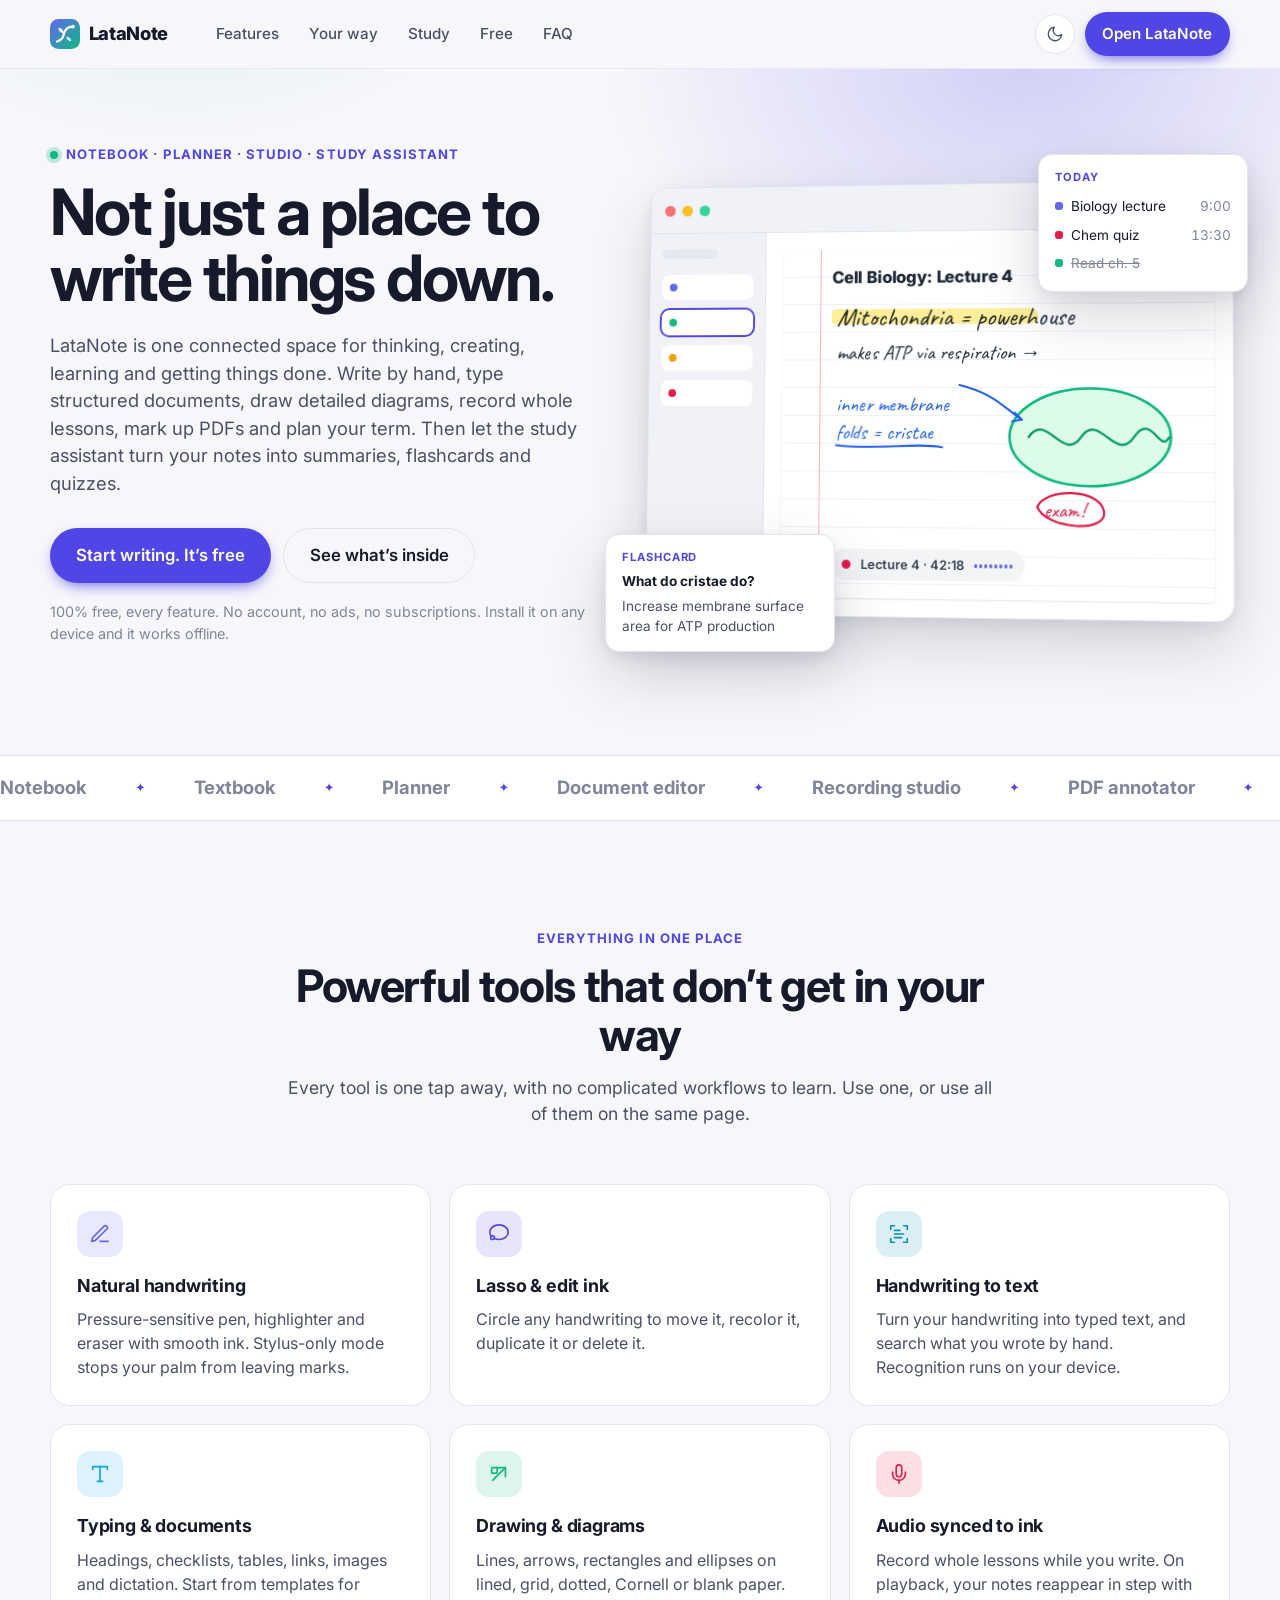
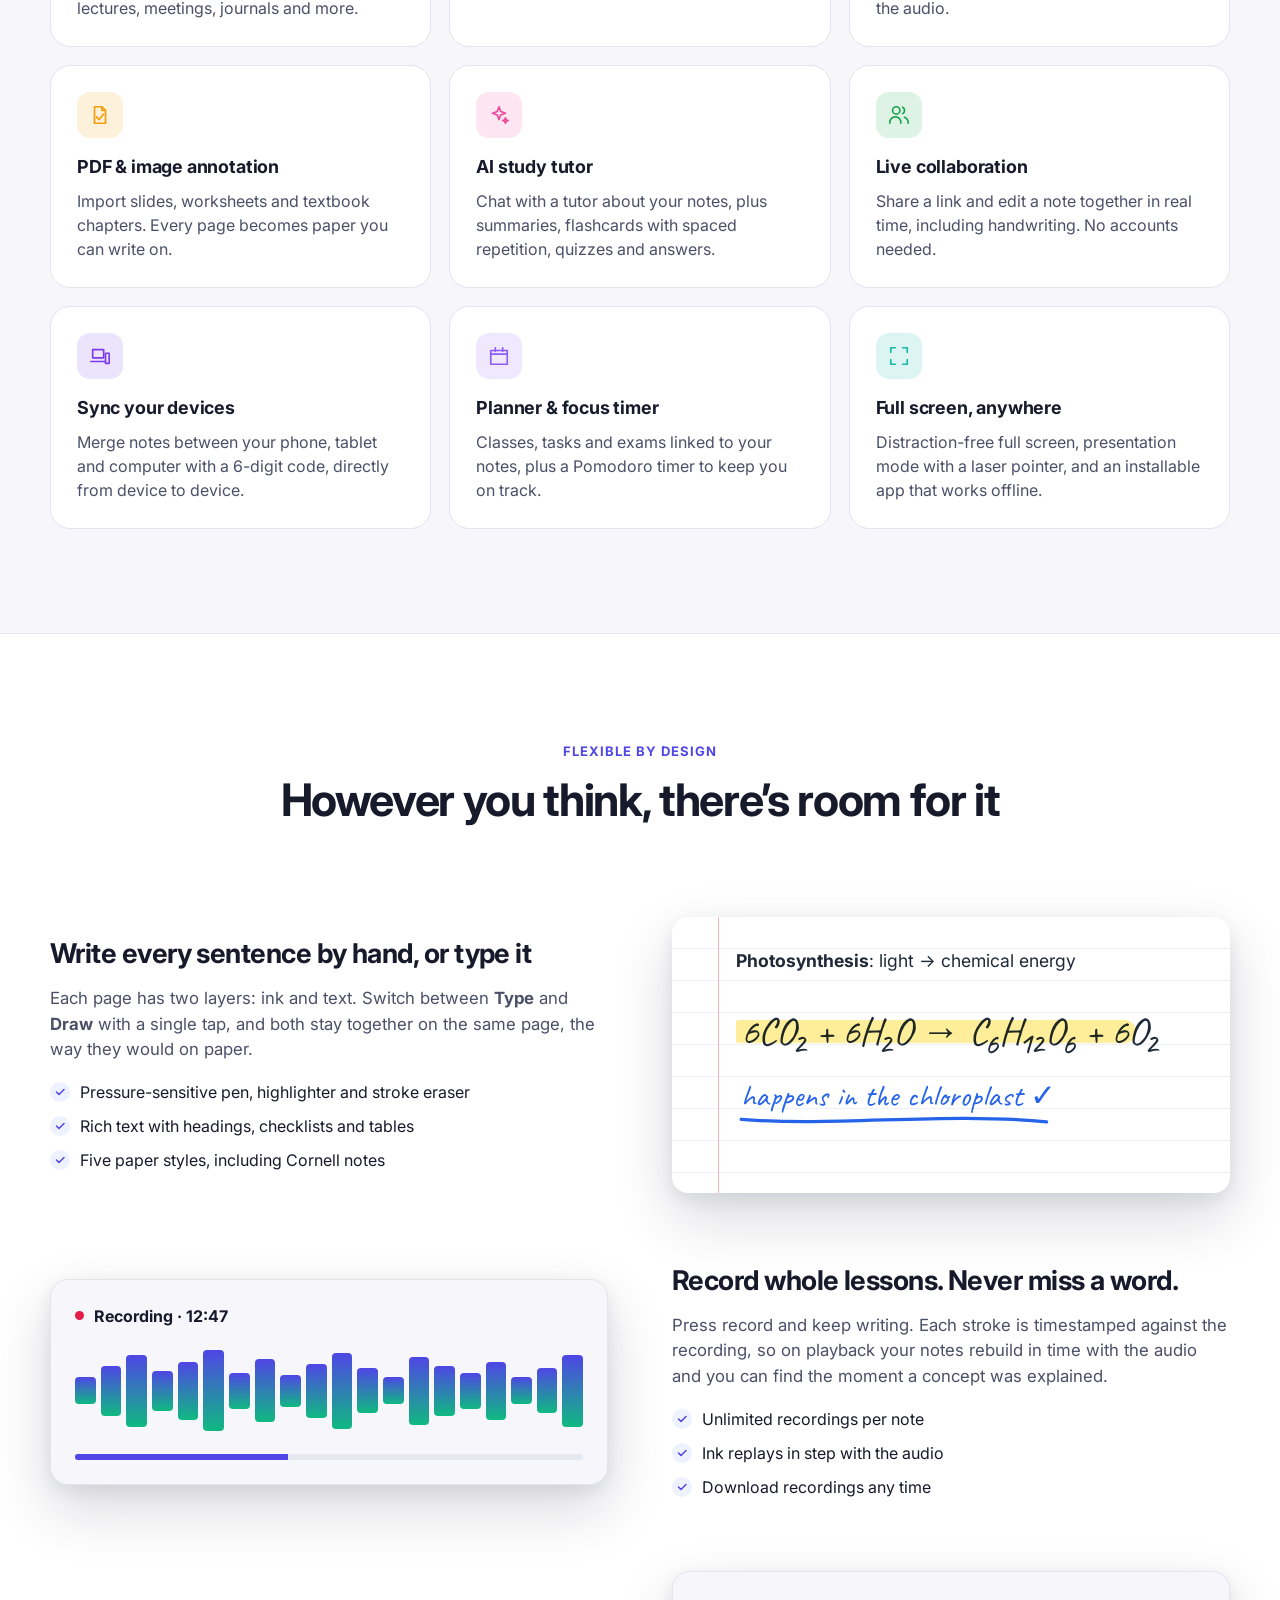
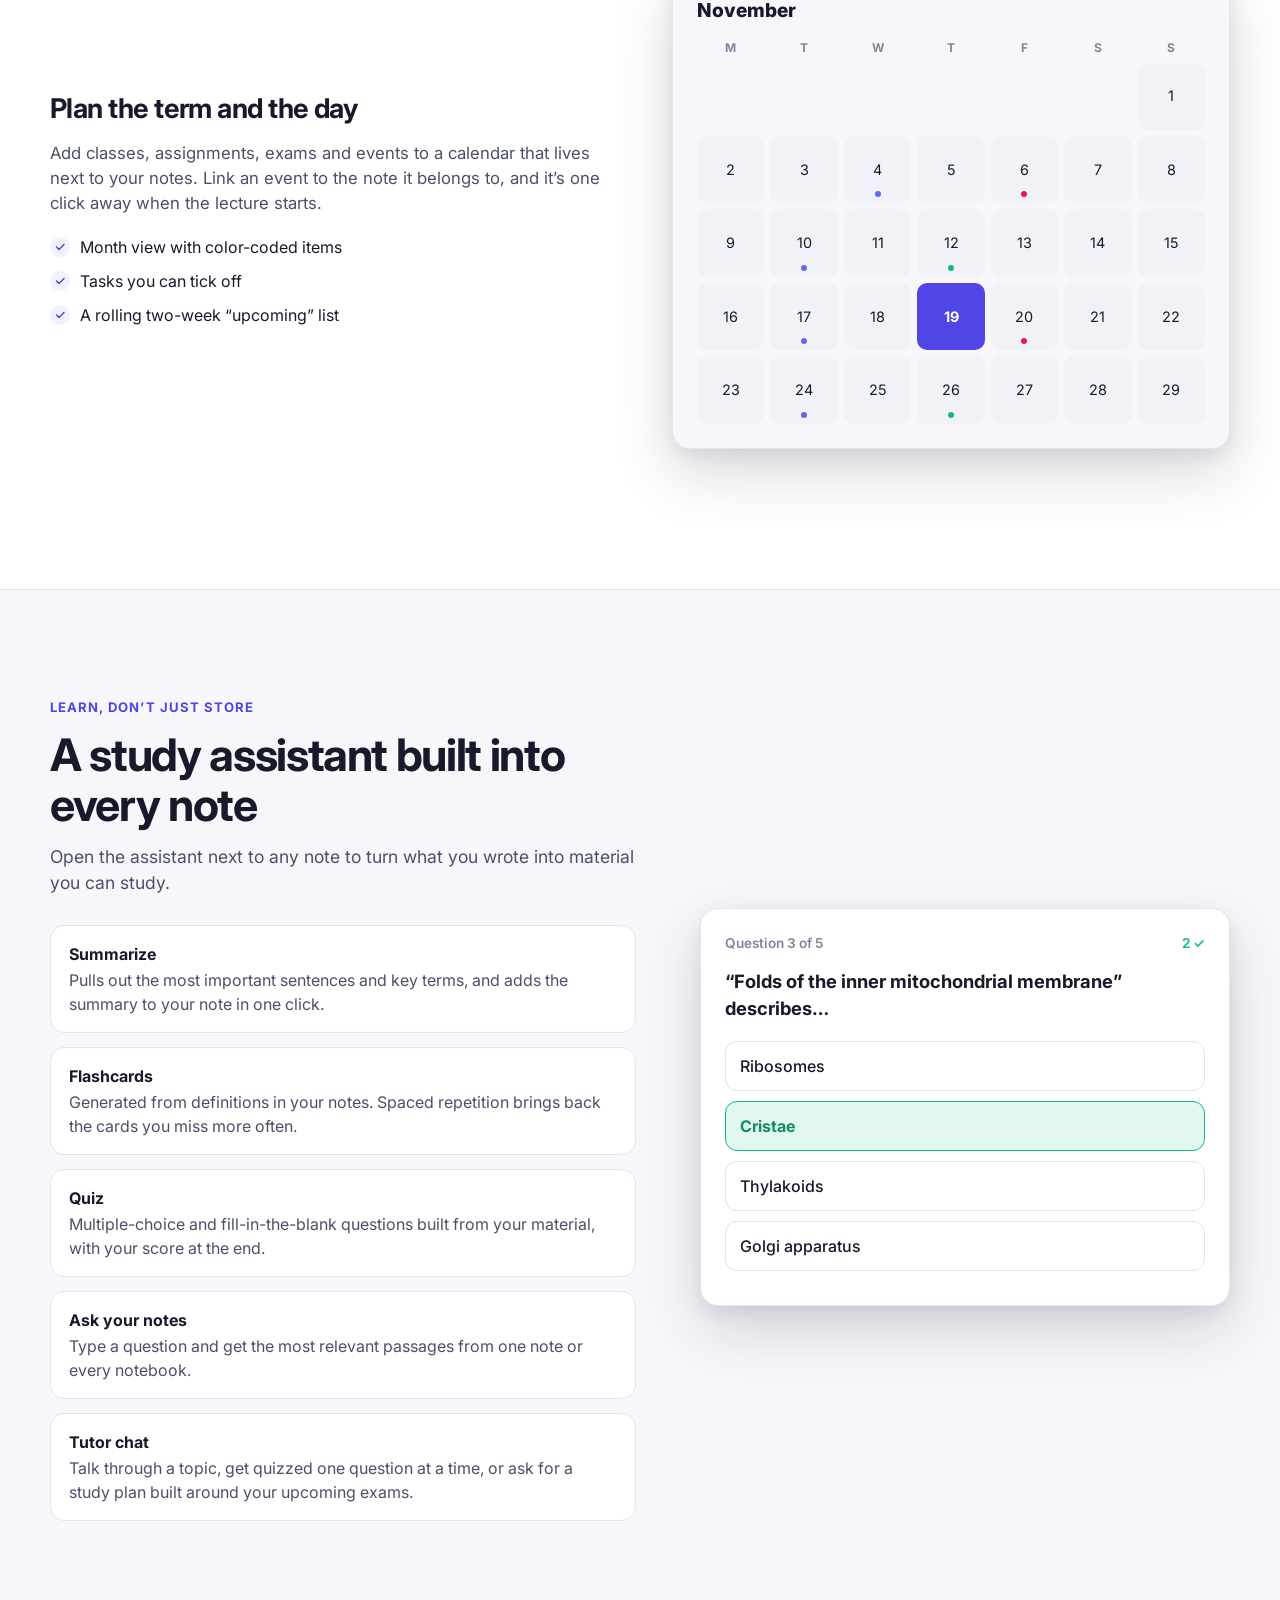
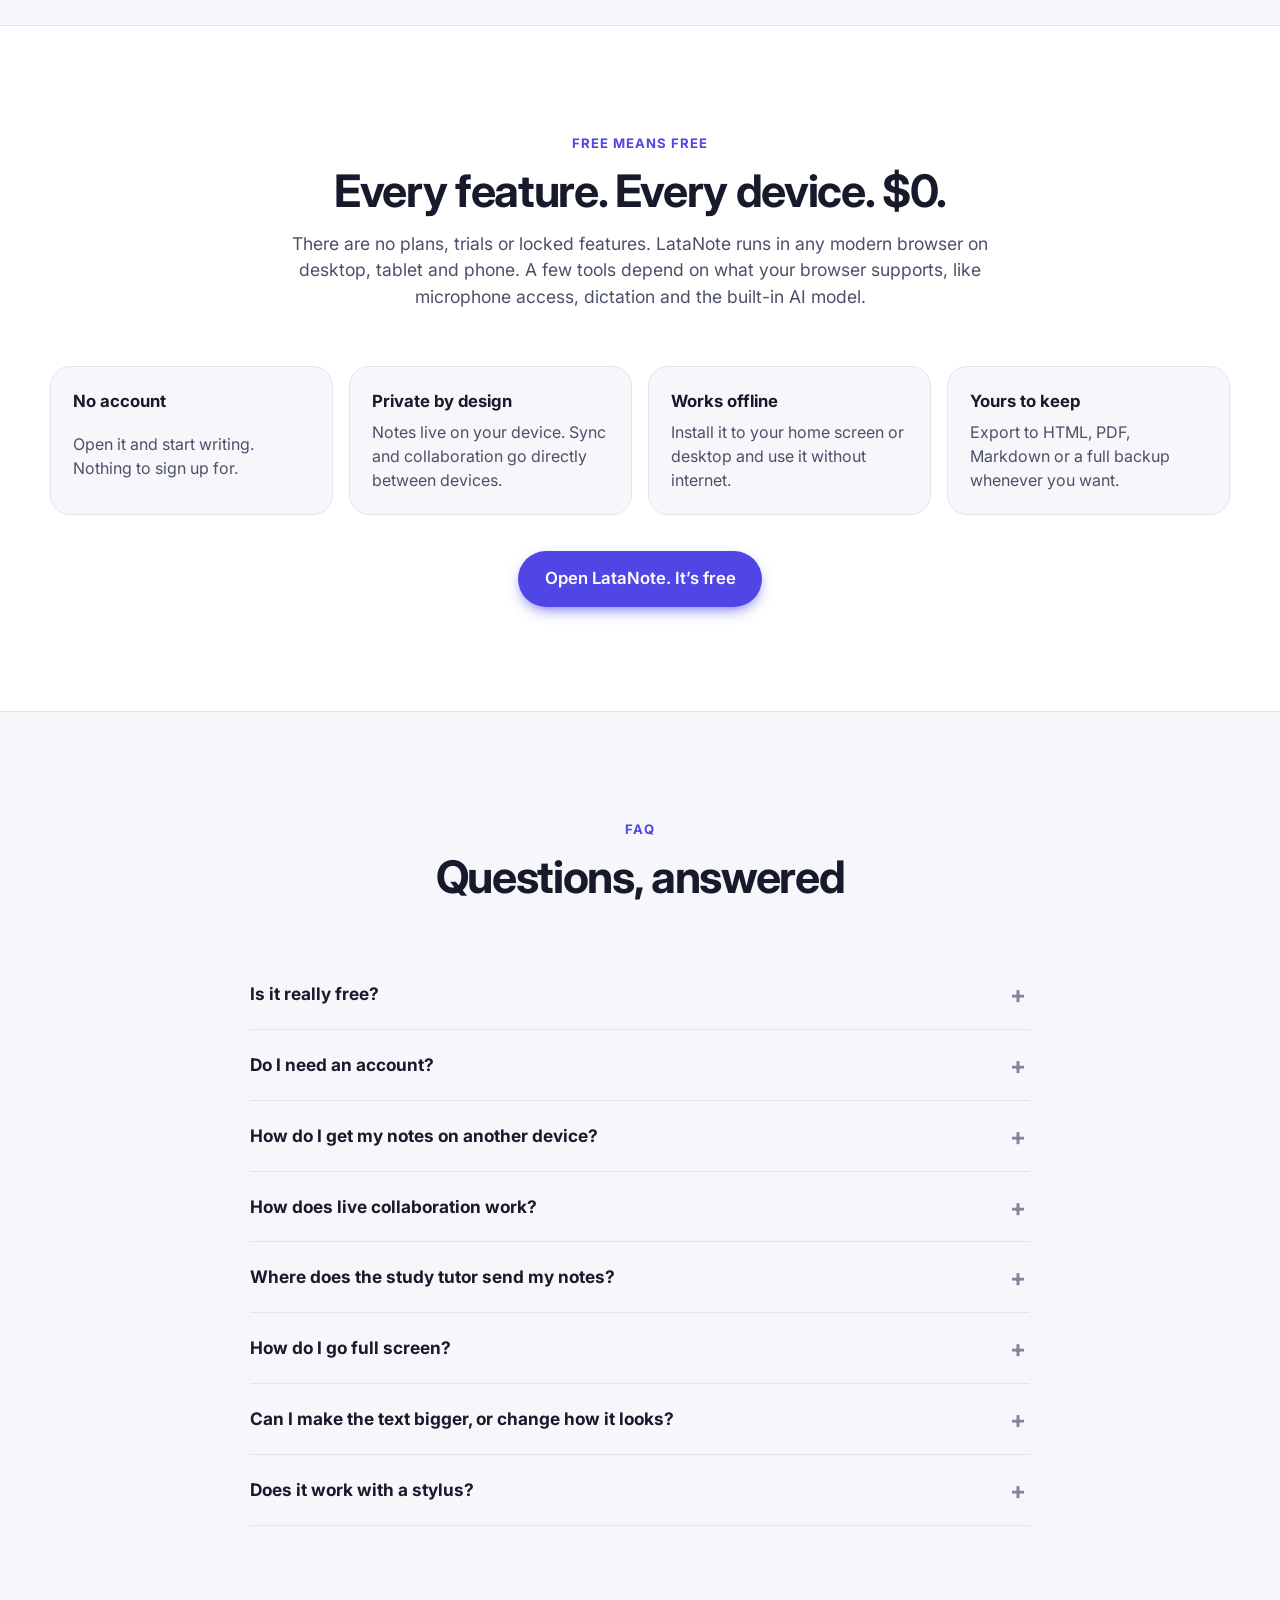
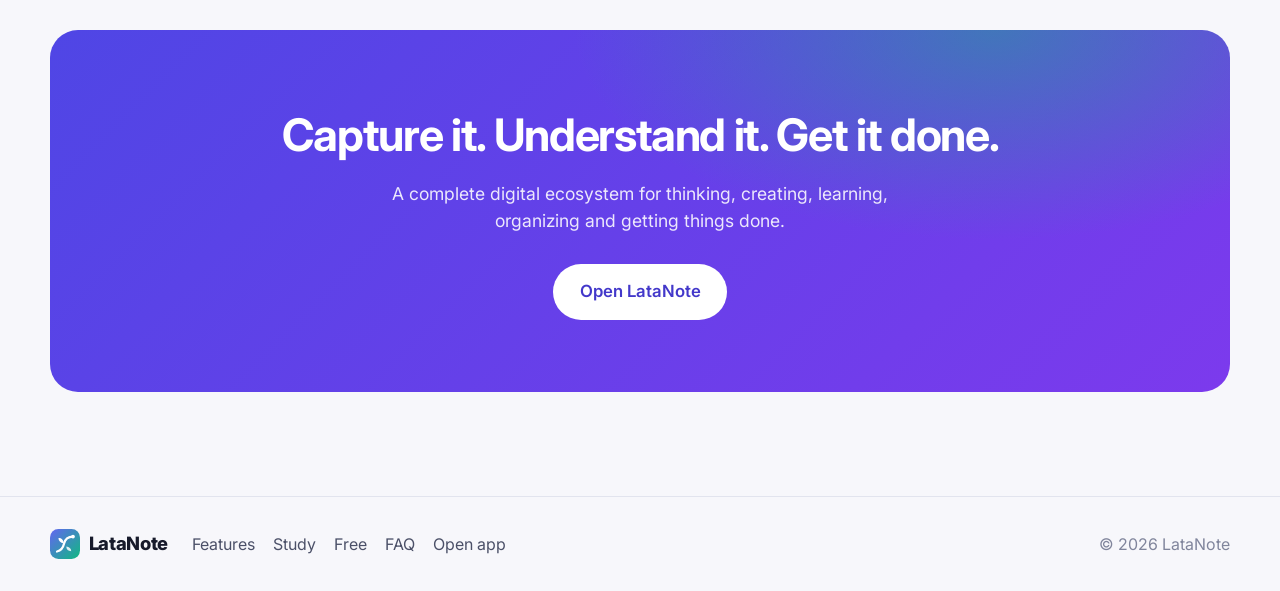
<file: index.html>
<!doctype html>
<html lang="en">
<head>
  <meta charset="utf-8">
  <meta name="viewport" content="width=device-width, initial-scale=1">
  <title>LataNote — one connected space for thinking, creating, learning and getting things done</title>
  <meta name="description" content="LataNote combines handwriting, typing, drawing, document editing, audio recording, PDF annotation, planning, presenting and an AI-powered study assistant in one digital notebook.">
  <meta name="theme-color" content="#4f46e5">
  <link rel="icon" href="assets/logo.svg" type="image/svg+xml">
  <link rel="manifest" href="manifest.webmanifest">
  <link rel="apple-touch-icon" href="assets/icon-192.png">
  <link rel="preconnect" href="https://fonts.googleapis.com">
  <link rel="preconnect" href="https://fonts.gstatic.com" crossorigin>
  <link rel="stylesheet" href="https://fonts.googleapis.com/css2?family=Caveat:wght@500;700&family=Inter:wght@400;500;600;700;800&display=swap">
  <link rel="stylesheet" href="css/base.css">
  <link rel="stylesheet" href="css/site.css">
</head>
<body>
  <header class="nav" id="top">
    <div class="wrap nav-inner">
      <a class="logo" href="#top" aria-label="LataNote home">
        <img src="assets/logo.svg" alt="" width="30" height="30">
        LataNote
      </a>
      <nav class="nav-links" aria-label="Primary">
        <a href="#features">Features</a>
        <a href="#write">Your way</a>
        <a href="#study">Study</a>
        <a href="#free">Free</a>
        <a href="#faq">FAQ</a>
      </nav>
      <div class="nav-cta">
        <button class="theme-btn" id="theme-btn" aria-label="Toggle dark mode">
          <svg class="ico" viewBox="0 0 24 24"><path d="M21 12.8A9 9 0 1 1 11.2 3a7 7 0 0 0 9.8 9.8z"/></svg>
        </button>
        <a class="btn btn-primary" href="app.html">Open LataNote</a>
      </div>
    </div>
  </header>

  <main>
    <!-- HERO -->
    <section class="hero">
      <div class="wrap hero-grid">
        <div class="hero-copy">
          <p class="eyebrow"><span class="dot"></span> Notebook · Planner · Studio · Study assistant</p>
          <h1>Not just a place to write things down.</h1>
          <p class="lead">LataNote is one connected space for thinking, creating, learning and getting things done. Write by hand, type structured documents, draw detailed diagrams, record whole lessons, mark up PDFs and plan your term. Then let the study assistant turn your notes into summaries, flashcards and quizzes.</p>
          <div class="hero-actions">
            <a class="btn btn-primary btn-lg" href="app.html">Start writing. It’s free</a>
            <a class="btn btn-ghost btn-lg" href="#features">See what’s inside</a>
          </div>
          <p class="hero-note">100% free, every feature. No account, no ads, no subscriptions. Install it on any device and it works offline.</p>
        </div>

        <div class="hero-art" aria-hidden="true">
          <div class="mock">
            <div class="mock-bar">
              <span></span><span></span><span></span>
              <div class="mock-tools">
                <i class="t on"></i><i class="t"></i><i class="t"></i>
                <b style="background:#1f2937"></b><b style="background:#2563eb"></b><b style="background:#e11d48"></b><b style="background:#10b981"></b>
              </div>
            </div>
            <div class="mock-body">
              <div class="mock-side">
                <div class="ms-h"></div>
                <div class="ms-i" style="--c:#6366f1"></div>
                <div class="ms-i on" style="--c:#10b981"></div>
                <div class="ms-i" style="--c:#f59e0b"></div>
                <div class="ms-i" style="--c:#e11d48"></div>
              </div>
              <div class="mock-page">
                <div class="mp-title">Cell Biology: Lecture 4</div>
                <svg class="mp-ink" viewBox="0 0 420 300">
                  <text x="6" y="40" class="hw">Mitochondria = powerhouse</text>
                  <path class="hl" d="M6 30 H232" />
                  <text x="6" y="80" class="hw small">makes ATP via respiration →</text>
                  <ellipse cx="300" cy="170" rx="92" ry="56" class="cell" />
                  <path class="cell-in" d="M230 170c20-30 40 30 60 0s40 30 60 0 30 20 40 0" />
                  <path class="arrow" d="M150 110 C 190 120, 200 135, 222 150" />
                  <path class="arrow" d="M214 142 l8 8 -11 2" />
                  <text x="6" y="140" class="hw small blue">inner membrane</text>
                  <text x="6" y="172" class="hw small blue">folds = cristae</text>
                  <path class="underline" d="M6 180 C 60 186, 100 176, 130 182" />
                  <text x="248" y="262" class="hw small red">exam!</text>
                  <path class="circle" d="M240 250c10-22 70-22 76 4s-66 22-76-4z" />
                </svg>
                <div class="mp-audio"><span class="rec"></span> Lecture 4 · 42:18 <span class="wave"><i></i><i></i><i></i><i></i><i></i><i></i><i></i><i></i></span></div>
              </div>
            </div>
          </div>
          <div class="float-card fc-1">
            <div class="fc-label">Flashcard</div>
            <div class="fc-q">What do cristae do?</div>
            <div class="fc-a">Increase membrane surface area for ATP production</div>
          </div>
          <div class="float-card fc-2">
            <div class="fc-label">Today</div>
            <div class="fc-row"><i style="background:#6366f1"></i> Biology lecture <span>9:00</span></div>
            <div class="fc-row"><i style="background:#e11d48"></i> Chem quiz <span>13:30</span></div>
            <div class="fc-row done"><i style="background:#10b981"></i> Read ch. 5</div>
          </div>
        </div>
      </div>
    </section>

    <!-- ROLES STRIP -->
    <section class="strip" aria-label="What LataNote replaces">
      <div class="strip-track">
        <span>Notebook</span><span>Textbook</span><span>Planner</span><span>Document editor</span><span>Recording studio</span><span>PDF annotator</span><span>Presentation tool</span><span>Study assistant</span>
        <span aria-hidden="true">Notebook</span><span aria-hidden="true">Textbook</span><span aria-hidden="true">Planner</span><span aria-hidden="true">Document editor</span><span aria-hidden="true">Recording studio</span><span aria-hidden="true">PDF annotator</span><span aria-hidden="true">Presentation tool</span><span aria-hidden="true">Study assistant</span>
      </div>
    </section>

    <!-- FEATURES -->
    <section class="section" id="features">
      <div class="wrap">
        <div class="section-head">
          <p class="eyebrow">Everything in one place</p>
          <h2>Powerful tools that don’t get in your way</h2>
          <p class="sub">Every tool is one tap away, with no complicated workflows to learn. Use one, or use all of them on the same page.</p>
        </div>
        <div class="features">
          <article class="feature">
            <div class="f-ico" style="--c:#6366f1"><svg class="ico" viewBox="0 0 24 24"><path d="M12 20h9"/><path d="M16.5 3.5a2.1 2.1 0 0 1 3 3L7 19l-4 1 1-4Z"/></svg></div>
            <h3>Natural handwriting</h3>
            <p>Pressure-sensitive pen, highlighter and eraser with smooth ink. Stylus-only mode stops your palm from leaving marks.</p>
          </article>
          <article class="feature">
            <div class="f-ico" style="--c:#4f46e5"><svg class="ico" viewBox="0 0 24 24"><path d="M3.3 14A7 7 0 0 1 2 10c0-4.4 4.5-8 10-8s10 3.6 10 8-4.5 8-10 8a12 12 0 0 1-5-1"/><path d="M5 18a2 2 0 1 0 0-4 2 2 0 0 0 0 4z"/></svg></div>
            <h3>Lasso &amp; edit ink</h3>
            <p>Circle any handwriting to move it, recolor it, duplicate it or delete it.</p>
          </article>
          <article class="feature">
            <div class="f-ico" style="--c:#0891b2"><svg class="ico" viewBox="0 0 24 24"><path d="M3 7V3h4"/><path d="M17 3h4v4"/><path d="M21 17v4h-4"/><path d="M7 21H3v-4"/><path d="M7 12h10"/><path d="M7 8h6"/><path d="M7 16h8"/></svg></div>
            <h3>Handwriting to text</h3>
            <p>Turn your handwriting into typed text, and search what you wrote by hand. Recognition runs on your device.</p>
          </article>
          <article class="feature">
            <div class="f-ico" style="--c:#0ea5e9"><svg class="ico" viewBox="0 0 24 24"><path d="M4 7V4h16v3"/><path d="M9 20h6"/><path d="M12 4v16"/></svg></div>
            <h3>Typing &amp; documents</h3>
            <p>Headings, checklists, tables, links, images and dictation. Start from templates for lectures, meetings, journals and more.</p>
          </article>
          <article class="feature">
            <div class="f-ico" style="--c:#10b981"><svg class="ico" viewBox="0 0 24 24"><path d="M5 19 19 5"/><path d="M9 5h10v10"/><path d="M4 5h6v6H4z"/></svg></div>
            <h3>Drawing &amp; diagrams</h3>
            <p>Lines, arrows, rectangles and ellipses on lined, grid, dotted, Cornell or blank paper.</p>
          </article>
          <article class="feature">
            <div class="f-ico" style="--c:#e11d48"><svg class="ico" viewBox="0 0 24 24"><path d="M12 2a3 3 0 0 0-3 3v7a3 3 0 0 0 6 0V5a3 3 0 0 0-3-3Z"/><path d="M19 10v2a7 7 0 0 1-14 0v-2"/><path d="M12 19v3"/></svg></div>
            <h3>Audio synced to ink</h3>
            <p>Record whole lessons while you write. On playback, your notes reappear in step with the audio.</p>
          </article>
          <article class="feature">
            <div class="f-ico" style="--c:#f59e0b"><svg class="ico" viewBox="0 0 24 24"><path d="M14 3H6v18h12V7z"/><path d="M14 3v4h4"/><path d="M8 14l3 3 5-6"/></svg></div>
            <h3>PDF &amp; image annotation</h3>
            <p>Import slides, worksheets and textbook chapters. Every page becomes paper you can write on.</p>
          </article>
          <article class="feature">
            <div class="f-ico" style="--c:#ec4899"><svg class="ico" viewBox="0 0 24 24"><path d="M12 3l1.9 5.1L19 10l-5.1 1.9L12 17l-1.9-5.1L5 10l5.1-1.9z"/><path d="M19 15l.8 2.2L22 18l-2.2.8L19 21l-.8-2.2L16 18l2.2-.8z"/></svg></div>
            <h3>AI study tutor</h3>
            <p>Chat with a tutor about your notes, plus summaries, flashcards with spaced repetition, quizzes and answers.</p>
          </article>
          <article class="feature">
            <div class="f-ico" style="--c:#16a34a"><svg class="ico" viewBox="0 0 24 24"><path d="M9 11a4 4 0 1 0 0-8 4 4 0 0 0 0 8z"/><path d="M2 21v-1a6 6 0 0 1 12 0v1"/><path d="M16 3.5a4 4 0 0 1 0 7"/><path d="M22 21v-1a6 6 0 0 0-4-5.6"/></svg></div>
            <h3>Live collaboration</h3>
            <p>Share a link and edit a note together in real time, including handwriting. No accounts needed.</p>
          </article>
          <article class="feature">
            <div class="f-ico" style="--c:#7c3aed"><svg class="ico" viewBox="0 0 24 24"><path d="M4 5h12v9H4z"/><path d="M2 18h16"/><path d="M18 9h4v11h-4z"/></svg></div>
            <h3>Sync your devices</h3>
            <p>Merge notes between your phone, tablet and computer with a 6-digit code, directly from device to device.</p>
          </article>
          <article class="feature">
            <div class="f-ico" style="--c:#8b5cf6"><svg class="ico" viewBox="0 0 24 24"><path d="M3 6h18v15H3z"/><path d="M3 10h18"/><path d="M8 3v4"/><path d="M16 3v4"/></svg></div>
            <h3>Planner &amp; focus timer</h3>
            <p>Classes, tasks and exams linked to your notes, plus a Pomodoro timer to keep you on track.</p>
          </article>
          <article class="feature">
            <div class="f-ico" style="--c:#14b8a6"><svg class="ico" viewBox="0 0 24 24"><path d="M8 3H3v5"/><path d="M16 3h5v5"/><path d="M8 21H3v-5"/><path d="M16 21h5v-5"/></svg></div>
            <h3>Full screen, anywhere</h3>
            <p>Distraction-free full screen, presentation mode with a laser pointer, and an installable app that works offline.</p>
          </article>
        </div>
      </div>
    </section>

    <!-- YOUR WAY -->
    <section class="section alt" id="write">
      <div class="wrap">
        <div class="section-head">
          <p class="eyebrow">Flexible by design</p>
          <h2>However you think, there’s room for it</h2>
        </div>

        <div class="row">
          <div class="row-copy">
            <h3>Write every sentence by hand, or type it</h3>
            <p>Each page has two layers: ink and text. Switch between <strong>Type</strong> and <strong>Draw</strong> with a single tap, and both stay together on the same page, the way they would on paper.</p>
            <ul class="checks">
              <li>Pressure-sensitive pen, highlighter and stroke eraser</li>
              <li>Rich text with headings, checklists and tables</li>
              <li>Five paper styles, including Cornell notes</li>
            </ul>
          </div>
          <div class="row-art">
            <div class="paper-card lined">
              <div class="pc-typed"><strong>Photosynthesis</strong>: light → chemical energy</div>
              <svg viewBox="0 0 360 150"><text x="4" y="52" class="hw">6CO₂ + 6H₂O → C₆H₁₂O₆ + 6O₂</text><path class="hl" d="M4 42 H300"/><text x="4" y="100" class="hw blue small">happens in the chloroplast ✓</text><path class="underline" d="M4 110 C 80 116, 160 104, 240 112"/></svg>
            </div>
          </div>
        </div>

        <div class="row reverse">
          <div class="row-copy">
            <h3>Record whole lessons. Never miss a word.</h3>
            <p>Press record and keep writing. Each stroke is timestamped against the recording, so on playback your notes rebuild in time with the audio and you can find the moment a concept was explained.</p>
            <ul class="checks">
              <li>Unlimited recordings per note</li>
              <li>Ink replays in step with the audio</li>
              <li>Download recordings any time</li>
            </ul>
          </div>
          <div class="row-art">
            <div class="audio-card">
              <div class="ac-head"><span class="rec"></span> Recording · 12:47</div>
              <div class="ac-wave">
                <i style="--h:30%"></i><i style="--h:55%"></i><i style="--h:80%"></i><i style="--h:45%"></i><i style="--h:65%"></i><i style="--h:90%"></i><i style="--h:40%"></i><i style="--h:70%"></i><i style="--h:35%"></i><i style="--h:60%"></i><i style="--h:85%"></i><i style="--h:50%"></i><i style="--h:30%"></i><i style="--h:75%"></i><i style="--h:55%"></i><i style="--h:40%"></i><i style="--h:65%"></i><i style="--h:30%"></i><i style="--h:50%"></i><i style="--h:80%"></i>
              </div>
              <div class="ac-track"><span style="width:42%"></span></div>
            </div>
          </div>
        </div>

        <div class="row">
          <div class="row-copy">
            <h3>Plan the term and the day</h3>
            <p>Add classes, assignments, exams and events to a calendar that lives next to your notes. Link an event to the note it belongs to, and it’s one click away when the lecture starts.</p>
            <ul class="checks">
              <li>Month view with color-coded items</li>
              <li>Tasks you can tick off</li>
              <li>A rolling two-week “upcoming” list</li>
            </ul>
          </div>
          <div class="row-art">
            <div class="cal-card">
              <div class="cc-head">November</div>
              <div class="cc-grid">
                <span>M</span><span>T</span><span>W</span><span>T</span><span>F</span><span>S</span><span>S</span>
                <i></i><i></i><i></i><i></i><i></i><i></i><i>1</i>
                <i>2</i><i>3</i><i class="ev a">4</i><i>5</i><i class="ev b">6</i><i>7</i><i>8</i>
                <i>9</i><i class="ev a">10</i><i>11</i><i class="ev c">12</i><i>13</i><i>14</i><i>15</i>
                <i>16</i><i class="ev a">17</i><i>18</i><i class="today">19</i><i class="ev b">20</i><i>21</i><i>22</i>
                <i>23</i><i class="ev a">24</i><i>25</i><i class="ev c">26</i><i>27</i><i>28</i><i>29</i>
              </div>
            </div>
          </div>
        </div>
      </div>
    </section>

    <!-- STUDY -->
    <section class="section" id="study">
      <div class="wrap study-grid">
        <div>
          <p class="eyebrow">Learn, don’t just store</p>
          <h2>A study assistant built into every note</h2>
          <p class="sub left">Open the assistant next to any note to turn what you wrote into material you can study.</p>
          <div class="study-list">
            <div><strong>Summarize</strong><span>Pulls out the most important sentences and key terms, and adds the summary to your note in one click.</span></div>
            <div><strong>Flashcards</strong><span>Generated from definitions in your notes. Spaced repetition brings back the cards you miss more often.</span></div>
            <div><strong>Quiz</strong><span>Multiple-choice and fill-in-the-blank questions built from your material, with your score at the end.</span></div>
            <div><strong>Ask your notes</strong><span>Type a question and get the most relevant passages from one note or every notebook.</span></div>
            <div><strong>Tutor chat</strong><span>Talk through a topic, get quizzed one question at a time, or ask for a study plan built around your upcoming exams.</span></div>
          </div>
        </div>
        <div class="study-art" aria-hidden="true">
          <div class="quiz-card">
            <div class="qc-top"><span>Question 3 of 5</span><span class="qc-score">2 ✓</span></div>
            <p class="qc-q">“Folds of the inner mitochondrial membrane” describes…</p>
            <div class="qc-opt">Ribosomes</div>
            <div class="qc-opt right">Cristae</div>
            <div class="qc-opt">Thylakoids</div>
            <div class="qc-opt">Golgi apparatus</div>
          </div>
        </div>
      </div>
    </section>

    <!-- FREE -->
    <section class="section alt" id="free">
      <div class="wrap">
        <div class="section-head">
          <p class="eyebrow">Free means free</p>
          <h2>Every feature. Every device. $0.</h2>
          <p class="sub">There are no plans, trials or locked features. LataNote runs in any modern browser on desktop, tablet and phone. A few tools depend on what your browser supports, like microphone access, dictation and the built-in AI model.</p>
        </div>
        <div class="free-grid">
          <div class="free-card"><b>No account</b><span>Open it and start writing. Nothing to sign up for.</span></div>
          <div class="free-card"><b>Private by design</b><span>Notes live on your device. Sync and collaboration go directly between devices.</span></div>
          <div class="free-card"><b>Works offline</b><span>Install it to your home screen or desktop and use it without internet.</span></div>
          <div class="free-card"><b>Yours to keep</b><span>Export to HTML, PDF, Markdown or a full backup whenever you want.</span></div>
        </div>
        <div class="center-cta"><a class="btn btn-primary btn-lg" href="app.html">Open LataNote. It’s free</a></div>
      </div>
    </section>

    <!-- FAQ -->
    <section class="section" id="faq">
      <div class="wrap narrow">
        <div class="section-head">
          <p class="eyebrow">FAQ</p>
          <h2>Questions, answered</h2>
        </div>
        <details>
          <summary>Is it really free?</summary>
          <p>Yes. Every feature, including the study tutor, handwriting to text, live collaboration and device sync, is free. There are no paid plans.</p>
        </details>
        <details>
          <summary>Do I need an account?</summary>
          <p>No. Open the app and start writing. Your notebooks, recordings and planner are saved in your browser on this device. Use <em>Settings → Download a backup</em> any time.</p>
        </details>
        <details>
          <summary>How do I get my notes on another device?</summary>
          <p>Open LataNote on both devices, go to <em>Settings → Sync with another device</em>, and type the 6-digit code from one device into the other. Notes merge in both directions, and newer edits win.</p>
        </details>
        <details>
          <summary>How does live collaboration work?</summary>
          <p>Open a note, choose <em>Collaborate live</em> from the ••• menu, and share the link. Everyone with the link edits the note together in real time, including handwriting. Keep your tab open during the session.</p>
        </details>
        <details>
          <summary>Where does the study tutor send my notes?</summary>
          <p>Nowhere. If your browser has a built-in on-device AI model, as recent versions of Chrome can, the tutor uses it. Otherwise it uses LataNote’s own engine. Either way, your notes stay on your device.</p>
        </details>
        <details>
          <summary>How do I go full screen?</summary>
          <p>Press <kbd>F</kbd> or the full-screen button at the top of a note. For an app-like experience, install LataNote from <em>Settings → Install LataNote</em>, or in Safari use Share → Add to Home Screen.</p>
        </details>
        <details>
          <summary>Can I make the text bigger, or change how it looks?</summary>
          <p>Yes. Open <em>Appearance</em> (the palette button in the sidebar) to choose from 12 themes, including animated ones like Aurora, Ocean waves and Sakura, plus a High contrast theme. You can also make all text larger, switch to Atkinson Hyperlegible (a font designed for readers with low vision), or reduce motion.</p>
        </details>
        <details>
          <summary>Does it work with a stylus?</summary>
          <p>Yes. LataNote reads pen pressure from styluses such as Apple Pencil, Surface Pen and S Pen. Turn on <em>Stylus only</em> so a resting palm doesn’t leave marks.</p>
        </details>
      </div>
    </section>

    <!-- CTA -->
    <section class="cta">
      <div class="wrap cta-inner">
        <h2>Capture it. Understand it. Get it done.</h2>
        <p>A complete digital ecosystem for thinking, creating, learning, organizing and getting things done.</p>
        <a class="btn btn-lg cta-btn" href="app.html">Open LataNote</a>
      </div>
    </section>
  </main>

  <footer class="footer">
    <div class="wrap footer-inner">
      <a class="logo" href="#top"><img src="assets/logo.svg" alt="" width="30" height="30"> LataNote</a>
      <nav aria-label="Footer">
        <a href="#features">Features</a>
        <a href="#study">Study</a>
        <a href="#free">Free</a>
        <a href="#faq">FAQ</a>
        <a href="app.html">Open app</a>
      </nav>
      <p>© <span id="year"></span> LataNote</p>
    </div>
  </footer>

  <script>
    (function () {
      var root = document.documentElement;
      var saved = localStorage.getItem('latanote-theme');
      if (saved) root.dataset.theme = saved;
      document.getElementById('theme-btn').addEventListener('click', function () {
        var next = root.dataset.theme === 'dark' ? 'light' : 'dark';
        root.dataset.theme = next;
        localStorage.setItem('latanote-theme', next);
      });
      document.getElementById('year').textContent = new Date().getFullYear();
      if ('serviceWorker' in navigator && location.protocol !== 'file:') navigator.serviceWorker.register('sw.js').catch(function () {});
    })();
  </script>
</body>
</html>
</file>
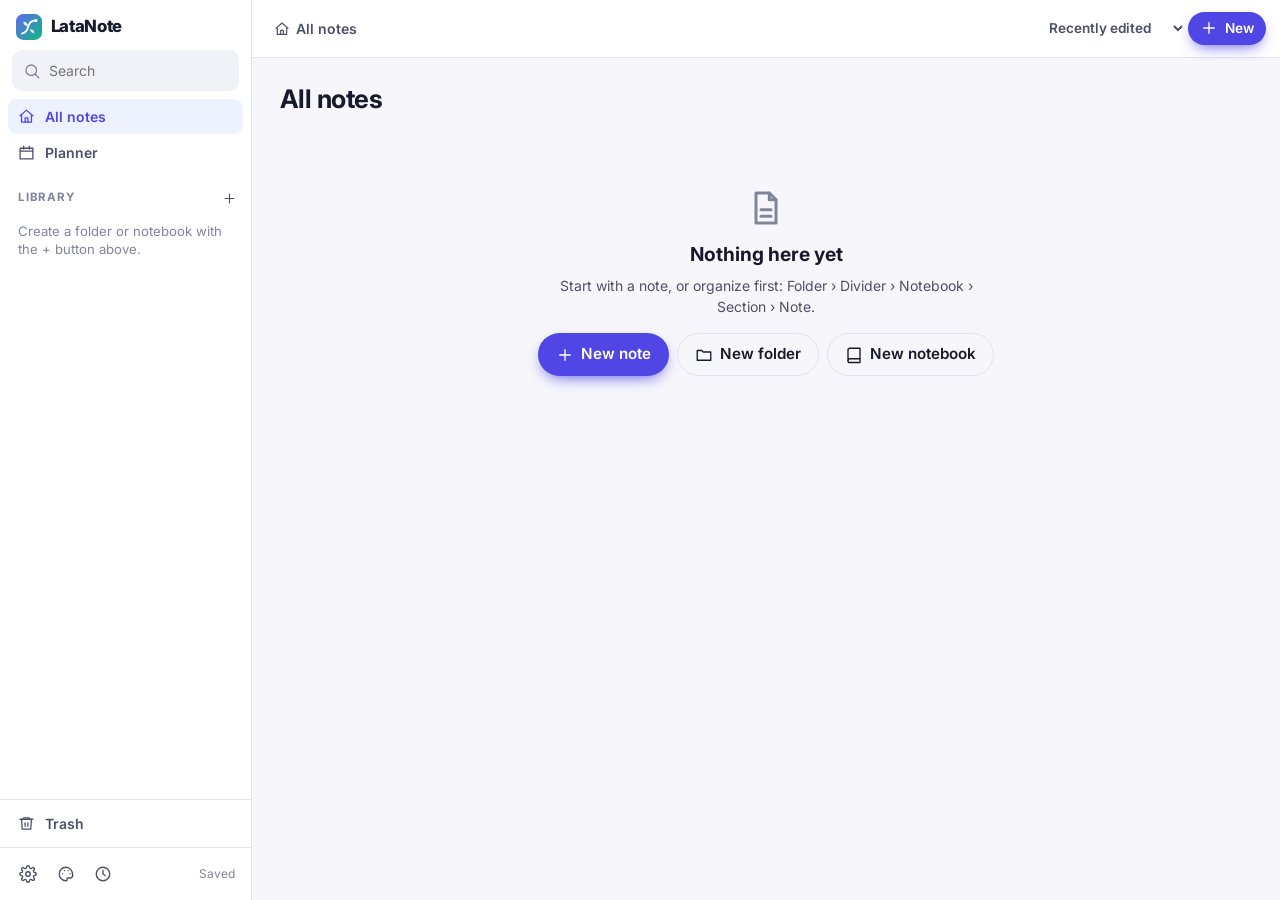
<file: app.html>
<!doctype html>
<html lang="en">
<head>
  <meta charset="utf-8">
  <meta name="viewport" content="width=device-width, initial-scale=1, viewport-fit=cover">
  <title>LataNote</title>
  <meta name="theme-color" content="#4f46e5">
  <link rel="icon" href="assets/logo.svg" type="image/svg+xml">
  <link rel="manifest" href="manifest.webmanifest">
  <link rel="apple-touch-icon" href="assets/icon-192.png">
  <meta name="apple-mobile-web-app-capable" content="yes">
  <meta name="apple-mobile-web-app-status-bar-style" content="default">
  <meta name="mobile-web-app-capable" content="yes">
  <meta name="apple-mobile-web-app-title" content="LataNote">
  <link rel="preconnect" href="https://fonts.googleapis.com">
  <link rel="preconnect" href="https://fonts.gstatic.com" crossorigin>
  <link rel="stylesheet" href="https://fonts.googleapis.com/css2?family=Caveat:wght@500;700&family=Inter:wght@400;500;600;700;800&display=swap">
  <link rel="stylesheet" href="css/base.css">
  <link rel="stylesheet" href="css/app.css">
  <link rel="stylesheet" href="css/themes.css">
  <script>(function(){try{var g=function(k){return localStorage.getItem('latanote-'+k)},d=document.documentElement,sk=g('skin'),dark=['midnight','contrast','aurora','starry','snow'];d.dataset.theme=sk?(dark.indexOf(sk)>-1?'dark':'light'):(g('theme')||'light');if(sk)d.dataset.skin=sk;var z={lg:1.15,xl:1.3,xxl:1.5}[g('textsize')];if(z)d.style.setProperty('--uiz',z);}catch(e){}})();</script>
</head>
<body class="app mode-type">
<div class="shell" id="shell">

  <!-- SIDEBAR -->
  <aside class="sidebar" id="sidebar" aria-label="Library">
    <div class="sb-top">
      <a class="logo" href="index.html" title="LataNote home"><img src="assets/logo.svg" alt="" width="26" height="26"> LataNote</a>
      <button class="icon-btn sb-close" data-action="toggle-sidebar" aria-label="Close sidebar"><i data-icon="x"></i></button>
    </div>
    <label class="search">
      <i data-icon="search"></i>
      <input id="search" type="search" placeholder="Search" autocomplete="off">
    </label>
    <nav class="nav" aria-label="Views">
      <button class="nav-item" id="nav-all"><i data-icon="home"></i><span>All notes</span><em id="nav-all-count"></em></button>
      <button class="nav-item" id="nav-planner" data-view="planner"><i data-icon="calendar"></i><span>Planner</span></button>
    </nav>
    <div class="sb-head"><span>Library</span><button class="icon-btn sm" id="lib-add" title="New folder, divider, notebook, section or note" aria-label="New"><i data-icon="plus"></i></button></div>
    <div class="sb-scroll">
      <ul class="tree" id="tree"></ul>
    </div>
    <nav class="nav nav-bottom">
      <button class="nav-item" id="nav-trash"><i data-icon="trash"></i><span>Trash</span><em id="nav-trash-count"></em></button>
    </nav>
    <div class="sb-foot">
      <button class="icon-btn" id="settings-btn" title="Settings, sync &amp; backup" aria-label="Settings"><i data-icon="settings"></i></button>
      <button class="icon-btn" id="theme-toggle" title="Themes &amp; text size" aria-label="Themes and text size"><i data-icon="palette"></i></button>
      <div class="menu-wrap up">
        <button class="icon-btn" id="timer-btn" title="Focus timer" aria-label="Focus timer"><i data-icon="clock"></i><span id="timer-label"></span></button>
        <div class="menu timer-pop" id="timer-pop" hidden>
          <div class="tp-time" id="tp-time">25:00</div>
          <div class="tp-mode" id="tp-mode">Focus</div>
          <div class="tp-presets">
            <button class="chip" data-min="25">25 min</button><button class="chip" data-min="50">50 min</button><button class="chip" data-min="5">5 break</button><button class="chip" data-min="15">15 break</button>
          </div>
          <div class="tp-actions"><button class="btn btn-primary btn-sm" id="tp-start">Start</button><button class="btn btn-ghost btn-sm" id="tp-reset">Reset</button></div>
        </div>
      </div>
      <button class="icon-btn" id="install-btn" title="Install LataNote as an app" aria-label="Install app" hidden><i data-icon="install"></i></button>
      <span class="sb-save" id="save-state">Saved</span>
    </div>
  </aside>
  <div class="scrim" data-action="toggle-sidebar"></div>

  <!-- MAIN -->
  <main class="main">
    <!-- LIBRARY VIEW -->
    <section class="view" id="view-library">
      <header class="topbar lib-top">
        <button class="icon-btn menu-btn" data-action="toggle-sidebar" aria-label="Open sidebar"><i data-icon="menu"></i></button>
        <nav class="crumbs" id="crumbs" aria-label="Location"></nav>
        <div class="top-actions">
          <select id="lib-sort" aria-label="Sort notes" title="Sort notes">
            <option value="recent">Recently edited</option>
            <option value="created">Recently created</option>
            <option value="name">Name</option>
          </select>
          <button class="btn btn-primary btn-sm" id="lib-new"><i data-icon="plus"></i> New</button>
        </div>
      </header>
      <div class="lib" id="lib"></div>
    </section>

    <!-- NOTE VIEW -->
    <section class="view" id="view-notes" hidden>
      <header class="topbar note-top">
        <div class="nt-left">
          <button class="icon-btn menu-btn" data-action="toggle-sidebar" aria-label="Open sidebar"><i data-icon="menu"></i></button>
          <button class="back-btn" id="back-btn" aria-label="Back to library"><i data-icon="back"></i><span id="back-label">All notes</span></button>
        </div>
        <div class="nt-center">
          <input class="note-title" id="note-title" placeholder="Untitled note" aria-label="Note title" autocomplete="off">
        </div>
        <div class="nt-right">
          <span class="live-chip" id="live-chip" hidden title="Live collaboration"><span class="live-dot"></span><span id="live-count">Live</span></span>
          <button class="round-btn rec-btn" id="rec-btn" title="Record audio while you write" aria-label="Record audio"><i data-icon="mic"></i><span id="rec-label"></span></button>
          <button class="round-btn" id="study-btn" title="Study assistant" aria-label="Study assistant"><i data-icon="sparkles"></i></button>
          <div class="menu-wrap">
            <button class="round-btn" id="more-btn" aria-haspopup="menu" aria-label="More options" title="More"><i data-icon="more"></i></button>
            <div class="menu" id="more-menu" role="menu" hidden>
              <button role="menuitem" data-cmd="fullscreen"><i data-icon="maximize"></i> <span id="fs-label">Full screen</span><kbd>F</kbd></button>
              <button role="menuitem" data-cmd="present"><i data-icon="present"></i> Present</button>
              <button role="menuitem" data-cmd="collab"><i data-icon="users"></i> Collaborate live…</button>
              <button role="menuitem" data-cmd="ocr"><i data-icon="scan"></i> Convert handwriting to text</button>
              <button role="menuitem" data-cmd="speak"><i data-icon="volume"></i> <span id="speak-label">Read aloud</span></button>
              <hr>
              <button role="menuitem" data-cmd="pin"><i data-icon="pin"></i> <span id="pin-label">Pin note</span></button>
              <button role="menuitem" data-cmd="duplicate"><i data-icon="copy"></i> Duplicate note</button>
              <button role="menuitem" data-cmd="move"><i data-icon="move"></i> Move to…</button>
              <button role="menuitem" data-cmd="export"><i data-icon="download"></i> Export &amp; share…</button>
              <hr>
              <button role="menuitem" data-cmd="clear-ink"><i data-icon="eraser"></i> Clear all ink</button>
              <button role="menuitem" data-cmd="delete" class="danger"><i data-icon="trash"></i> Move to trash</button>
            </div>
          </div>
        </div>
      </header>

      <!-- Context toolbar -->
      <div class="toolbar" id="toolbar">
        <div class="tb-pill tb-main">
        <div class="mode-seg" role="tablist" aria-label="Input mode">
          <button class="seg-btn active" data-mode="type" title="Type (T)" role="tab"><i data-icon="type"></i><span>Type</span></button>
          <button class="seg-btn" data-mode="draw" title="Draw (D)" role="tab"><i data-icon="pen"></i><span>Draw</span></button>
        </div>
        <div class="tb-group tb-type">
          <select id="block-select" title="Text style" aria-label="Text style">
            <option value="p">Text</option>
            <option value="h1">Title</option>
            <option value="h2">Heading</option>
            <option value="h3">Subheading</option>
            <option value="blockquote">Quote</option>
            <option value="pre">Code</option>
          </select>
          <button class="tb-btn txt" data-exec="bold" title="Bold (Ctrl+B)"><b>B</b></button>
          <button class="tb-btn txt" data-exec="italic" title="Italic (Ctrl+I)"><i>I</i></button>
          <button class="tb-btn txt" data-exec="underline" title="Underline (Ctrl+U)"><u>U</u></button>
          <label class="tb-btn color-pick" title="Text color"><span class="a-glyph">A</span><span class="bar" id="fore-bar"></span><input type="color" id="fore-color" value="#e11d48"></label>
          <button class="tb-btn" data-exec="hiliteColor" data-arg="#fde68a" title="Highlight"><i data-icon="highlighter"></i></button>
          <span class="sep"></span>
          <button class="tb-btn" data-exec="insertUnorderedList" title="Bulleted list"><i data-icon="list"></i></button>
          <button class="tb-btn" data-cmd="checklist" title="Checklist"><i data-icon="checksquare"></i></button>
          <button class="tb-btn drop" data-drop="insert" title="Insert"><i data-icon="plus"></i><span>Insert</span></button>
          <button class="tb-btn drop" data-drop="format" title="More formatting"><i data-icon="sliders"></i></button>
          <button class="tb-btn" data-cmd="dictate" id="dictate-btn" title="Dictate: speak to type"><i data-icon="mic"></i></button>
        </div>

        <div class="tb-group tb-draw">
          <button class="tb-btn tool styled active" data-tool="pen" title="Pen (P): click again for pen styles"><i data-icon="pen"></i></button>
          <button class="tb-btn tool styled" data-tool="pencil" title="Pencil (N): click again for pencil styles"><i data-icon="pencil"></i></button>
          <button class="tb-btn tool" data-tool="highlighter" title="Highlighter (H)"><i data-icon="highlighter"></i></button>
          <button class="tb-btn tool" data-tool="eraser" title="Eraser (E)"><i data-icon="eraser"></i></button>
          <button class="tb-btn tool" data-tool="lasso" title="Lasso: select, move, recolor (L)"><i data-icon="lasso"></i></button>
          <button class="tb-btn tool drop" data-drop="shapes" id="shapes-btn" title="Shapes"><i data-icon="shapes"></i></button>
          <span class="tb-sel">
            <button class="tb-btn" data-sel="duplicate" title="Duplicate selection"><i data-icon="copy"></i></button>
            <button class="tb-btn" data-sel="ocr" title="Convert selection to text"><i data-icon="scan"></i></button>
            <button class="tb-btn danger" data-sel="delete" title="Delete selection (Del)"><i data-icon="trash"></i></button>
          </span>
          <span class="sep"></span>
          <div class="swatches" id="swatches"></div>
          <label class="swatch custom" title="Custom color"><input type="color" id="ink-color" value="#1f2937"></label>
          <span class="sep"></span>
          <div class="sizes" id="sizes">
            <button class="size" data-size="1.5" title="Fine"><span style="--s:3px"></span></button>
            <button class="size active" data-size="3" title="Medium"><span style="--s:6px"></span></button>
            <button class="size" data-size="7" title="Bold"><span style="--s:10px"></span></button>
          </div>
          <span class="sep"></span>
          <button class="tb-btn" id="undo-btn" title="Undo (Ctrl+Z)"><i data-icon="undo"></i></button>
          <button class="tb-btn" id="redo-btn" title="Redo (Ctrl+Shift+Z)"><i data-icon="redo"></i></button>
        </div>
        <button class="tb-mini" id="tb-mini" title="Show tools" aria-label="Show tools"></button>
        <button class="tb-btn tb-collapse" id="tb-collapse" title="Minimize toolbar (\)" aria-label="Minimize toolbar"><i data-icon="chevup"></i></button>

        </div>
        <div class="tb-pill tb-right">
          <button class="tb-btn paper-btn" data-cmd="paper" title="Page background, line spacing and paper color"><i data-icon="layout"></i><span id="paper-label">Lined</span></button>
          <button class="tb-btn" data-cmd="add-page" title="Add a page"><i data-icon="pageplus"></i></button>
          <span class="sep"></span>
          <button class="tb-btn zbtn" data-zoom="-1" title="Zoom out (Ctrl −, or pinch)" aria-label="Zoom out"><i data-icon="minus"></i></button>
          <button class="tb-btn zoom-label" data-zoom="0" id="zoom-label" title="Fit page to width (double-click for 100%)">100%</button>
          <button class="tb-btn zbtn" data-zoom="1" title="Zoom in (Ctrl +, or pinch)" aria-label="Zoom in"><i data-icon="plus"></i></button>
        </div>
      </div>

      <div class="pages-area" id="pages-area">
        <div class="templates" id="templates" hidden></div>
        <div class="page-ind" id="page-ind" hidden></div>
        <div class="pages" id="pages"></div>
        <div class="empty" id="empty" hidden>
          <img src="assets/logo.svg" alt="" width="56" height="56">
          <h2 id="empty-title">Your notebook is empty</h2>
          <p id="empty-msg">Create your first note to start writing, drawing, recording and studying.</p>
          <div class="lib-empty-actions"><button class="btn btn-ghost" data-cmd="library"><i data-icon="home"></i> Library</button><button class="btn btn-primary" data-cmd="new-note"><i data-icon="plus"></i> New note</button></div>
        </div>
      </div>

      <!-- Recordings -->
      <div class="rec-bar" id="rec-bar">
        <div class="rec-live" id="rec-live" hidden>
          <span class="rec-dot"></span> Recording <span id="rec-time">0:00</span>
          <span class="rec-hint">Ink you add now is synced to this recording.</span>
          <button class="btn btn-sm btn-danger" id="rec-stop"><i data-icon="stop"></i> Stop</button>
        </div>
        <div class="rec-list" id="rec-list"></div>
        <audio id="player" controls hidden></audio>
      </div>
    </section>

    <!-- PLANNER VIEW -->
    <section class="view" id="view-planner" hidden>
      <header class="topbar">
        <button class="icon-btn menu-btn" data-action="toggle-sidebar" aria-label="Open sidebar"><i data-icon="menu"></i></button>
        <h1 class="view-title" id="cal-title">Planner</h1>
        <div class="top-actions">
          <button class="icon-btn" id="cal-prev" aria-label="Previous month"><i data-icon="chevleft"></i></button>
          <button class="btn btn-ghost btn-sm" id="cal-today">Today</button>
          <button class="icon-btn" id="cal-next" aria-label="Next month"><i data-icon="chevright"></i></button>
        </div>
      </header>
      <div class="planner">
        <div class="calendar">
          <div class="cal-dow"><span>Sun</span><span>Mon</span><span>Tue</span><span>Wed</span><span>Thu</span><span>Fri</span><span>Sat</span></div>
          <div class="cal-grid" id="cal-grid"></div>
        </div>
        <aside class="day-panel">
          <h2 id="day-title">Today</h2>
          <form class="event-form" id="event-form" autocomplete="off">
            <input name="title" placeholder="Add a class, task, exam…" required aria-label="Title">
            <div class="ef-row">
              <input name="time" type="time" aria-label="Time">
              <select name="type" aria-label="Type">
                <option value="class">Class</option>
                <option value="task">Task</option>
                <option value="exam">Exam</option>
                <option value="event">Event</option>
              </select>
            </div>
            <div class="ef-row">
              <select name="noteId" id="ef-note" aria-label="Linked note"></select>
              <button class="btn btn-primary btn-sm" type="submit"><i data-icon="plus"></i> Add</button>
            </div>
          </form>
          <ul class="items" id="day-items"></ul>
          <h3>Next 14 days</h3>
          <ul class="items compact" id="upcoming"></ul>
        </aside>
      </div>
    </section>
  </main>

  <!-- STUDY DRAWER -->
  <aside class="drawer" id="study" hidden aria-label="Study assistant">
    <header class="drawer-head">
      <div><i data-icon="sparkles"></i> <strong>Study assistant</strong></div>
      <button class="icon-btn" id="study-close" aria-label="Close study assistant"><i data-icon="x"></i></button>
    </header>
    <div class="tabs" role="tablist">
      <button class="tab active" data-tab="summary">Summary</button>
      <button class="tab" data-tab="cards">Flashcards</button>
      <button class="tab" data-tab="quiz">Quiz</button>
      <button class="tab" data-tab="ask">Ask</button>
      <button class="tab" data-tab="tutor">Tutor</button>
    </div>
    <div class="drawer-body" id="study-body"></div>
    <p class="drawer-foot"><i data-icon="lock"></i> Runs on your device. Your notes never leave this browser.</p>
  </aside>
</div>

<!-- PRESENTATION -->
<div class="present" id="present" hidden>
  <div class="present-stage" id="present-stage"></div>
  <div class="laser" id="laser" hidden></div>
  <div class="present-bar">
    <button class="icon-btn" id="pr-prev" aria-label="Previous"><i data-icon="chevleft"></i></button>
    <span id="pr-count">1 / 1</span>
    <button class="icon-btn" id="pr-next" aria-label="Next"><i data-icon="chevright"></i></button>
    <button class="icon-btn" id="pr-laser" title="Laser pointer (L)" aria-label="Laser pointer"><i data-icon="laser"></i></button>
    <button class="icon-btn" id="pr-close" title="Exit (Esc)" aria-label="Exit presentation"><i data-icon="x"></i></button>
  </div>
</div>

<!-- DIALOG -->
<dialog class="dlg" id="dlg">
  <form method="dialog" id="dlg-form">
    <h3 id="dlg-title"></h3>
    <p id="dlg-msg"></p>
    <input id="dlg-input" autocomplete="off">
    <select id="dlg-select"></select>
    <div class="dlg-colors" id="dlg-colors"></div>
    <div class="dlg-actions">
      <button class="btn btn-ghost" value="cancel" formnovalidate>Cancel</button>
      <button class="btn btn-primary" value="ok" id="dlg-ok">OK</button>
    </div>
  </form>
</dialog>

<!-- PANEL (settings, collaboration, OCR results, shortcuts) -->
<dialog class="dlg panel" id="panel">
  <button class="icon-btn panel-x" id="panel-x" aria-label="Close"><i data-icon="x"></i></button>
  <div id="panel-body"></div>
</dialog>

<div class="toast" id="toast" role="status" aria-live="polite"></div>
<input type="file" id="file-image" accept="image/*" hidden>
<input type="file" id="file-pdf" accept="application/pdf,image/*" hidden>
<input type="file" id="file-import" accept=".latanote,.json,application/json" hidden>

<script src="js/core.js"></script>
<script src="js/appearance.js"></script>
<script src="js/paper.js"></script>
<script src="js/ink.js"></script>
<script src="js/editor.js"></script>
<script src="js/library.js"></script>
<script src="js/audio.js"></script>
<script src="js/planner.js"></script>
<script src="js/study.js"></script>
<script src="js/extras.js"></script>
<script src="js/collab.js"></script>
<script src="js/app.js"></script>
</body>
</html>
</file>
<file: css/base.css>
/* LataNote — shared design tokens and primitives */
:root {
  --font: "Inter", ui-sans-serif, system-ui, -apple-system, "Segoe UI", Roboto, "Helvetica Neue", Arial, sans-serif;
  --font-hand: "Caveat", "Segoe Print", "Bradley Hand", "Comic Sans MS", cursive;
  --font-serif: "Iowan Old Style", "Palatino Linotype", Palatino, Georgia, serif;
  --font-mono: ui-monospace, SFMono-Regular, Menlo, Consolas, monospace;

  --brand: #4f46e5;
  --brand-600: #4338ca;
  --brand-50: #eef2ff;
  --brand-100: #e0e7ff;
  --leaf: #10b981;
  --amber: #f59e0b;
  --rose: #e11d48;

  --bg: #f7f7fb;
  --surface: #ffffff;
  --surface-2: #f1f2f7;
  --surface-3: #e7e9f1;
  --text: #171a2b;
  --text-2: #4b5068;
  --text-3: #80859c;
  --border: #e2e4ee;
  --ring: rgba(79, 70, 229, .35);
  --shadow-sm: 0 1px 2px rgba(16, 20, 50, .06), 0 1px 3px rgba(16, 20, 50, .06);
  --shadow: 0 4px 12px rgba(16, 20, 50, .08), 0 1px 3px rgba(16, 20, 50, .06);
  --shadow-lg: 0 24px 60px rgba(16, 20, 50, .16), 0 6px 18px rgba(16, 20, 50, .08);
  --radius-sm: 8px;
  --radius: 12px;
  --radius-lg: 20px;
}

[data-theme="dark"] {
  --brand: #818cf8;
  --brand-600: #a5b4fc;
  --brand-50: #1e1f3a;
  --brand-100: #2a2c52;
  --bg: #0f1120;
  --surface: #171a2c;
  --surface-2: #1e2236;
  --surface-3: #2a2f48;
  --text: #eceef8;
  --text-2: #b4b8cf;
  --text-3: #7d829e;
  --border: #2a2f48;
  --ring: rgba(129, 140, 248, .45);
  --shadow-sm: 0 1px 2px rgba(0, 0, 0, .4);
  --shadow: 0 4px 14px rgba(0, 0, 0, .4);
  --shadow-lg: 0 24px 60px rgba(0, 0, 0, .55);
  color-scheme: dark;
}

*, *::before, *::after { box-sizing: border-box; }
html, body { margin: 0; }
body {
  font-family: var(--font);
  color: var(--text);
  background: var(--bg);
  -webkit-font-smoothing: antialiased;
  line-height: 1.5;
}
img, svg { display: block; max-width: 100%; }
button, input, select, textarea { font: inherit; color: inherit; }
a { color: var(--brand); }
[hidden] { display: none !important; }

:focus-visible { outline: 2px solid var(--brand); outline-offset: 2px; }

.ico { width: 18px; height: 18px; flex: none; stroke: currentColor; fill: none; stroke-width: 1.8; stroke-linecap: round; stroke-linejoin: round; display: inline-block; vertical-align: middle; }

.btn {
  display: inline-flex; align-items: center; justify-content: center; gap: .5em;
  padding: .6em 1.1em; border-radius: 999px; border: 1px solid transparent;
  font-weight: 600; font-size: .95rem; cursor: pointer; text-decoration: none;
  transition: background .15s, color .15s, border-color .15s, transform .1s, box-shadow .15s;
  white-space: nowrap;
}
.btn:active { transform: translateY(1px); }
.btn-primary { background: var(--brand); color: #fff; box-shadow: 0 6px 16px -6px var(--brand); }
[data-theme="dark"] .btn-primary { color: #0f1120; }
.btn-primary:hover { background: var(--brand-600); }
.btn-ghost { background: transparent; color: var(--text); border-color: var(--border); }
.btn-ghost:hover { background: var(--surface-2); }
.btn-soft { background: var(--brand-50); color: var(--brand); }
.btn-soft:hover { background: var(--brand-100); }
.btn-sm { padding: .4em .8em; font-size: .85rem; }
.btn-lg { padding: .85em 1.5em; font-size: 1.05rem; }
.btn-danger { background: var(--rose); color: #fff; }

.logo { display: inline-flex; align-items: center; gap: .55rem; font-weight: 800; letter-spacing: -.02em; color: var(--text); text-decoration: none; font-size: 1.15rem; }
.logo svg { width: 30px; height: 30px; }
</file>
<file: css/site.css>
/* LataNote — marketing site */
html { scroll-behavior: smooth; }
.wrap { width: min(1180px, 100% - 40px); margin-inline: auto; }
.wrap.narrow { width: min(780px, 100% - 40px); }

/* NAV */
.nav { position: sticky; top: 0; z-index: 50; backdrop-filter: saturate(1.4) blur(14px); background: color-mix(in srgb, var(--bg) 82%, transparent); border-bottom: 1px solid color-mix(in srgb, var(--border) 70%, transparent); }
.nav-inner { display: flex; align-items: center; gap: 24px; height: 68px; }
.nav-links { display: flex; gap: 6px; margin-left: 12px; }
.nav-links a { color: var(--text-2); text-decoration: none; font-weight: 500; padding: 8px 12px; border-radius: 999px; font-size: .95rem; }
.nav-links a:hover { color: var(--text); background: var(--surface-2); }
.nav-cta { margin-left: auto; display: flex; align-items: center; gap: 10px; }
.theme-btn { width: 40px; height: 40px; border-radius: 50%; border: 1px solid var(--border); background: var(--surface); display: grid; place-items: center; cursor: pointer; color: var(--text-2); }
.theme-btn:hover { color: var(--text); }

/* HERO */
.hero { position: relative; overflow: hidden; padding: 72px 0 96px; }
.hero::before { content: ""; position: absolute; inset: -40% -10% auto; height: 900px; background:
  radial-gradient(600px 400px at 75% 30%, color-mix(in srgb, var(--brand) 22%, transparent), transparent 70%),
  radial-gradient(500px 360px at 20% 10%, color-mix(in srgb, var(--leaf) 16%, transparent), transparent 70%);
  pointer-events: none; }
.hero-grid { position: relative; display: grid; grid-template-columns: 1fr 1.1fr; gap: 56px; align-items: center; }
.eyebrow { display: inline-flex; align-items: center; gap: 8px; color: var(--brand); font-weight: 700; font-size: .82rem; letter-spacing: .08em; text-transform: uppercase; margin: 0 0 14px; }
.eyebrow .dot { width: 8px; height: 8px; border-radius: 50%; background: var(--leaf); box-shadow: 0 0 0 4px color-mix(in srgb, var(--leaf) 25%, transparent); }
.hero h1 { font-size: clamp(2.4rem, 5vw, 4rem); line-height: 1.04; letter-spacing: -.035em; margin: 0 0 20px; }
.lead { font-size: 1.15rem; color: var(--text-2); margin: 0 0 30px; max-width: 560px; }
.hero-actions { display: flex; flex-wrap: wrap; gap: 12px; }
.hero-note { color: var(--text-3); font-size: .9rem; margin-top: 18px; }

.hero-art { position: relative; }
.mock { background: var(--surface); border-radius: 18px; box-shadow: var(--shadow-lg); border: 1px solid var(--border); overflow: hidden; transform: perspective(1600px) rotateY(-6deg) rotateX(3deg); }
.mock-bar { display: flex; align-items: center; gap: 7px; padding: 12px 14px; border-bottom: 1px solid var(--border); background: var(--surface-2); }
.mock-bar > span { width: 11px; height: 11px; border-radius: 50%; background: #f87171; }
.mock-bar > span:nth-child(2) { background: #fbbf24; }
.mock-bar > span:nth-child(3) { background: #34d399; }
.mock-tools { margin-left: auto; display: flex; gap: 6px; align-items: center; }
.mock-tools .t { width: 26px; height: 22px; border-radius: 6px; background: var(--surface-3); }
.mock-tools .t.on { background: var(--brand); }
.mock-tools b { width: 14px; height: 14px; border-radius: 50%; display: block; }
.mock-body { display: grid; grid-template-columns: 120px 1fr; min-height: 380px; }
.mock-side { background: var(--surface-2); border-right: 1px solid var(--border); padding: 16px 12px; display: grid; gap: 10px; align-content: start; }
.ms-h { height: 10px; width: 60%; background: var(--surface-3); border-radius: 4px; margin-bottom: 6px; }
.ms-i { height: 26px; border-radius: 8px; background: var(--surface); position: relative; }
.ms-i::before { content: ""; position: absolute; left: 8px; top: 9px; width: 8px; height: 8px; border-radius: 50%; background: var(--c); }
.ms-i.on { outline: 2px solid var(--brand); }
.mock-page { position: relative; margin: 18px; background: #fff; border-radius: 6px; box-shadow: var(--shadow-sm);
  background-image: linear-gradient(90deg, transparent 38px, #f6b3b3 38px, #f6b3b3 39px, transparent 39px), linear-gradient(#fff 27px, #d7e4f6 28px);
  background-size: 100% 100%, 100% 28px; padding: 14px 18px 18px 50px; color: #1f2937; }
.mp-title { font-weight: 800; font-size: 1.05rem; letter-spacing: -.01em; line-height: 28px; }
.mp-ink { width: 100%; height: auto; }
.hw { font-family: var(--font-hand); font-size: 30px; fill: #1f2937; }
.hw.small { font-size: 24px; }
.hw.blue { fill: #2563eb; }
.hw.red { fill: #e11d48; }
.hl { stroke: #fde047; stroke-width: 18; opacity: .55; stroke-linecap: round; fill: none; mix-blend-mode: multiply; }
.cell { fill: #dcfce7; stroke: #10b981; stroke-width: 3; }
.cell-in { fill: none; stroke: #059669; stroke-width: 2.5; stroke-linecap: round; }
.arrow, .underline { fill: none; stroke: #2563eb; stroke-width: 2.5; stroke-linecap: round; stroke-linejoin: round; }
.circle { fill: none; stroke: #e11d48; stroke-width: 2.5; }
.mp-audio { display: inline-flex; align-items: center; gap: 10px; font-size: .8rem; font-weight: 600; color: #374151; background: #f3f4f6; border-radius: 999px; padding: 6px 12px; }
.rec { width: 9px; height: 9px; border-radius: 50%; background: #e11d48; box-shadow: 0 0 0 0 rgba(225, 29, 72, .6); animation: pulse 1.6s infinite; display: inline-block; }
@keyframes pulse { 70% { box-shadow: 0 0 0 8px rgba(225, 29, 72, 0); } 100% { box-shadow: 0 0 0 0 rgba(225, 29, 72, 0); } }
.wave { display: inline-flex; gap: 2px; align-items: center; height: 14px; }
.wave i { width: 3px; background: #6366f1; border-radius: 2px; height: 30%; animation: wv 1s ease-in-out infinite; }
.wave i:nth-child(2n) { animation-delay: .15s; } .wave i:nth-child(3n) { animation-delay: .3s; } .wave i:nth-child(5n) { animation-delay: .45s; }
@keyframes wv { 50% { height: 100%; } }

.float-card { position: absolute; background: var(--surface); border: 1px solid var(--border); border-radius: 14px; box-shadow: var(--shadow-lg); padding: 14px 16px; font-size: .85rem; animation: float 6s ease-in-out infinite; }
.fc-1 { left: -36px; bottom: -34px; width: 230px; }
.fc-2 { right: -18px; top: -28px; width: 210px; animation-delay: -3s; }
@keyframes float { 50% { transform: translateY(-8px); } }
.fc-label { font-size: .7rem; text-transform: uppercase; letter-spacing: .08em; font-weight: 700; color: var(--brand); margin-bottom: 6px; }
.fc-q { font-weight: 700; margin-bottom: 4px; }
.fc-a { color: var(--text-2); }
.fc-row { display: flex; align-items: center; gap: 8px; padding: 4px 0; }
.fc-row i { width: 8px; height: 8px; border-radius: 3px; }
.fc-row span { margin-left: auto; color: var(--text-3); font-variant-numeric: tabular-nums; }
.fc-row.done { color: var(--text-3); text-decoration: line-through; }

/* STRIP */
.strip { border-block: 1px solid var(--border); background: var(--surface); overflow: hidden; padding: 18px 0; }
.strip-track { display: flex; gap: 48px; width: max-content; animation: marquee 36s linear infinite; }
.strip-track span { font-weight: 700; font-size: 1.15rem; color: var(--text-3); white-space: nowrap; display: inline-flex; align-items: center; gap: 48px; }
.strip-track span::after { content: "✦"; color: var(--brand); font-size: .8rem; }
@keyframes marquee { to { transform: translateX(-50%); } }

/* SECTIONS */
.section { padding: 104px 0; }
.section.alt { background: var(--surface); border-block: 1px solid var(--border); }
.section-head { text-align: center; max-width: 720px; margin: 0 auto 56px; }
.section h2 { font-size: clamp(1.9rem, 3.5vw, 2.8rem); letter-spacing: -.03em; line-height: 1.1; margin: 0 0 14px; }
.sub { color: var(--text-2); font-size: 1.1rem; margin: 0; }
.sub.left { margin-bottom: 28px; }

.features { display: grid; grid-template-columns: repeat(3, 1fr); gap: 18px; }
.feature { background: var(--surface); border: 1px solid var(--border); border-radius: var(--radius-lg); padding: 26px; transition: transform .2s, box-shadow .2s, border-color .2s; }
.feature:hover { transform: translateY(-3px); box-shadow: var(--shadow); border-color: color-mix(in srgb, var(--brand) 30%, var(--border)); }
.feature h3 { margin: 16px 0 8px; font-size: 1.12rem; letter-spacing: -.01em; }
.feature p { margin: 0; color: var(--text-2); }
.f-ico { width: 46px; height: 46px; border-radius: 13px; display: grid; place-items: center; color: var(--c); background: color-mix(in srgb, var(--c) 14%, transparent); }
.f-ico .ico { width: 22px; height: 22px; }

.row { display: grid; grid-template-columns: 1fr 1fr; gap: 64px; align-items: center; padding: 36px 0; }
.row.reverse .row-copy { order: 2; }
.row h3 { font-size: 1.7rem; letter-spacing: -.02em; margin: 0 0 12px; line-height: 1.15; }
.row p { color: var(--text-2); font-size: 1.05rem; }
.checks { list-style: none; padding: 0; margin: 18px 0 0; display: grid; gap: 10px; }
.checks li { position: relative; padding-left: 30px; }
.checks li::before { content: ""; position: absolute; left: 0; top: 2px; width: 20px; height: 20px; border-radius: 50%; background: var(--brand-50) url("data:image/svg+xml,%3Csvg xmlns='http://www.w3.org/2000/svg' viewBox='0 0 24 24' fill='none' stroke='%234f46e5' stroke-width='3' stroke-linecap='round' stroke-linejoin='round'%3E%3Cpath d='M5 12l5 5L20 7'/%3E%3C/svg%3E") center/12px no-repeat; }

.paper-card { background: #fff; color: #1f2937; border-radius: 16px; box-shadow: var(--shadow-lg); padding: 28px 28px 22px 64px; position: relative; }
.paper-card.lined { background-image: linear-gradient(90deg, transparent 46px, #f6b3b3 46px, #f6b3b3 47px, transparent 47px), linear-gradient(#fff 31px, #d7e4f6 32px); background-size: 100% 100%, 100% 32px; }
.pc-typed { font-size: 1.1rem; line-height: 32px; }

.audio-card, .cal-card, .quiz-card { background: var(--surface); border: 1px solid var(--border); border-radius: 18px; box-shadow: var(--shadow-lg); padding: 24px; }
.section.alt .audio-card, .section.alt .cal-card { background: var(--bg); }
.ac-head { display: flex; align-items: center; gap: 10px; font-weight: 700; margin-bottom: 18px; }
.ac-wave { display: flex; align-items: center; gap: 5px; height: 90px; }
.ac-wave i { flex: 1; height: var(--h); background: linear-gradient(var(--brand), var(--leaf)); border-radius: 4px; }
.ac-track { margin-top: 18px; height: 6px; background: var(--surface-3); border-radius: 3px; overflow: hidden; }
.ac-track span { display: block; height: 100%; background: var(--brand); }
.cc-head { font-weight: 800; font-size: 1.2rem; margin-bottom: 14px; }
.cc-grid { display: grid; grid-template-columns: repeat(7, 1fr); gap: 6px; text-align: center; }
.cc-grid span { font-size: .75rem; color: var(--text-3); font-weight: 700; }
.cc-grid i { font-style: normal; aspect-ratio: 1; display: grid; place-items: center; border-radius: 10px; font-size: .9rem; position: relative; }
.cc-grid i:not(:empty) { background: var(--surface-2); }
.cc-grid i.ev::after { content: ""; position: absolute; bottom: 6px; width: 6px; height: 6px; border-radius: 50%; background: #6366f1; }
.cc-grid i.ev.b::after { background: #e11d48; }
.cc-grid i.ev.c::after { background: #10b981; }
.cc-grid i.today { background: var(--brand); color: #fff; font-weight: 700; }

.study-grid { display: grid; grid-template-columns: 1.05fr .95fr; gap: 64px; align-items: center; }
.study-list { display: grid; gap: 14px; }
.study-list div { display: grid; gap: 2px; padding: 16px 18px; border-radius: 14px; border: 1px solid var(--border); background: var(--surface); }
.study-list span { color: var(--text-2); }
.qc-top { display: flex; justify-content: space-between; color: var(--text-3); font-size: .85rem; font-weight: 600; }
.qc-score { color: var(--leaf); }
.qc-q { font-size: 1.15rem; font-weight: 700; margin: 14px 0 18px; }
.qc-opt { border: 1px solid var(--border); border-radius: 12px; padding: 12px 14px; margin-bottom: 10px; font-weight: 500; }
.qc-opt.right { border-color: var(--leaf); background: color-mix(in srgb, var(--leaf) 12%, transparent); color: color-mix(in srgb, var(--leaf) 70%, var(--text)); font-weight: 700; }

.plans { display: grid; grid-template-columns: repeat(3, 1fr); gap: 20px; align-items: stretch; }
.plan { position: relative; background: var(--bg); border: 1px solid var(--border); border-radius: var(--radius-lg); padding: 30px; display: flex; flex-direction: column; }
.plan.featured { border: 2px solid var(--brand); box-shadow: var(--shadow-lg); background: var(--surface); }
.plan h3 { margin: 0; font-size: 1.2rem; }
.price { font-size: 2.4rem; font-weight: 800; letter-spacing: -.03em; margin: 10px 0 4px; }
.price small { font-size: 1rem; color: var(--text-3); font-weight: 500; }
.plan-sub { color: var(--text-2); margin: 0 0 6px; }
.plan .checks { flex: 1; margin-bottom: 26px; }
.badge { position: absolute; top: -13px; left: 30px; background: var(--brand); color: #fff; font-size: .75rem; font-weight: 700; padding: 4px 12px; border-radius: 999px; }
[data-theme="dark"] .badge { color: #0f1120; }

details { border-bottom: 1px solid var(--border); padding: 6px 0; }
summary { cursor: pointer; list-style: none; font-weight: 700; font-size: 1.08rem; padding: 16px 36px 16px 0; position: relative; }
summary::-webkit-details-marker { display: none; }
summary::after { content: "+"; position: absolute; right: 4px; top: 12px; font-size: 1.5rem; color: var(--text-3); transition: transform .2s; }
details[open] summary::after { transform: rotate(45deg); }
details p { margin: 0 0 18px; color: var(--text-2); }

.cta { padding: 0 0 104px; }
.cta-inner { text-align: center; border-radius: 28px; padding: 72px 32px; color: #fff; background: radial-gradient(600px 300px at 80% 0%, rgba(16, 185, 129, .45), transparent 70%), linear-gradient(135deg, #4f46e5, #7c3aed); }
.cta h2 { font-size: clamp(1.8rem, 3.6vw, 2.8rem); letter-spacing: -.03em; margin: 0 0 12px; }
.cta p { opacity: .88; font-size: 1.1rem; margin: 0 auto 30px; max-width: 560px; }
.cta-btn { background: #fff; color: #4338ca; }
.cta-btn:hover { background: #eef2ff; }

.footer { border-top: 1px solid var(--border); padding: 32px 0; color: var(--text-3); }
.footer-inner { display: flex; align-items: center; gap: 24px; flex-wrap: wrap; }
.footer nav { display: flex; gap: 18px; flex-wrap: wrap; }
.footer nav a { color: var(--text-2); text-decoration: none; }
.footer p { margin: 0 0 0 auto; }

@media (max-width: 980px) {
  .hero-grid, .row, .study-grid { grid-template-columns: 1fr; gap: 48px; }
  .row.reverse .row-copy { order: 0; }
  .features, .plans { grid-template-columns: 1fr 1fr; }
  .mock { transform: none; }
  .fc-1 { left: 8px; } .fc-2 { right: 8px; }
}
@media (max-width: 720px) {
  .nav-links { display: none; }
  .features, .plans { grid-template-columns: 1fr; }
  .mock-body { grid-template-columns: 1fr; }
  .mock-side { display: none; }
  .section { padding: 72px 0; }
  .fc-2 { display: none; }
  .fc-1 { position: relative; left: auto; bottom: auto; margin: 16px auto 0; width: 100%; }
}
@media (prefers-reduced-motion: reduce) {
  *, *::before, *::after { animation: none !important; transition: none !important; }
}

/* free section */
.free-grid { display: grid; grid-template-columns: repeat(4, 1fr); gap: 16px; }
.free-card { background: var(--bg); border: 1px solid var(--border); border-radius: var(--radius-lg); padding: 22px; display: grid; gap: 6px; }
.free-card b { font-size: 1.05rem; }
.free-card span { color: var(--text-2); }
.center-cta { text-align: center; margin-top: 36px; }
kbd { font-family: var(--font-mono); font-size: .85em; background: var(--surface-2); border: 1px solid var(--border); border-radius: 6px; padding: 0 5px; }
@media (max-width: 980px) { .free-grid { grid-template-columns: 1fr 1fr; } }
@media (max-width: 720px) { .free-grid { grid-template-columns: 1fr; } }
</file>
<file: css/app.css>
/* LataNote — application UI */
html, body.app { height: 100%; overflow: hidden; }
body.app { font-size: 14px; }

.shell { display: grid; grid-template-columns: 272px minmax(0, 1fr); height: 100vh; height: 100dvh; }
body.study-open .shell { grid-template-columns: 272px minmax(0, 1fr) 360px; }

/* ---------- generic controls ---------- */
.icon-btn { display: inline-grid; place-items: center; width: 36px; height: 36px; border-radius: 10px; border: 0; background: transparent; color: var(--text-2); cursor: pointer; transition: background .12s, color .12s; flex: none; }
.icon-btn:hover:not(:disabled) { background: var(--surface-2); color: var(--text); }
.icon-btn.active { background: var(--brand-50); color: var(--brand); }
.icon-btn:disabled { opacity: .35; cursor: default; }
.icon-btn.sm { width: 28px; height: 28px; border-radius: 8px; }
.icon-btn.sm .ico { width: 15px; height: 15px; }
.rot90 { transform: rotate(90deg); }
.link-btn { border: 0; background: none; color: var(--brand); cursor: pointer; padding: 0; font-weight: 600; display: inline-flex; align-items: center; gap: 4px; font-size: .85rem; }
.link-btn .ico { width: 14px; height: 14px; }
.chip { border: 1px solid var(--border); background: var(--surface); border-radius: 999px; padding: 4px 11px; font-size: .82rem; cursor: pointer; color: var(--text-2); }
.chip:hover { border-color: var(--brand); color: var(--brand); }
select, input:not([type]), input[type="search"], input[type="time"], input[type="text"] { border: 1px solid var(--border); background: var(--surface); border-radius: 9px; padding: 7px 10px; min-width: 0; }
select:focus, input:focus { outline: none; border-color: var(--brand); box-shadow: 0 0 0 3px var(--ring); }

/* ---------- sidebar ---------- */
.sidebar { background: var(--surface); border-right: 1px solid var(--border); display: flex; flex-direction: column; min-height: 0; z-index: 30; }
.sb-top { display: flex; align-items: center; justify-content: space-between; padding: 16px 14px 10px 18px; }
.sb-close { display: none; }
.search { margin: 4px 14px 10px; display: flex; align-items: center; gap: 8px; background: var(--surface-2); border-radius: 10px; padding: 0 10px; color: var(--text-3); border: 1px solid transparent; }
.search:focus-within { border-color: var(--brand); box-shadow: 0 0 0 3px var(--ring); }
.search input { border: 0; background: transparent; padding: 9px 0; flex: 1; box-shadow: none !important; }
.views { display: grid; grid-template-columns: 1fr 1fr; gap: 6px; padding: 0 14px 8px; }
.view-btn { display: flex; align-items: center; justify-content: center; gap: 7px; padding: 8px; border-radius: 10px; border: 1px solid var(--border); background: var(--surface); cursor: pointer; font-weight: 600; color: var(--text-2); }
.view-btn.active { background: var(--brand-50); color: var(--brand); border-color: transparent; }
.sb-scroll { flex: 1; overflow-y: auto; padding: 0 8px 12px; min-height: 0; }
.sb-head { display: flex; align-items: center; justify-content: space-between; padding: 14px 8px 4px 10px; font-size: .72rem; font-weight: 700; letter-spacing: .07em; text-transform: uppercase; color: var(--text-3); }
.nb-list, .note-list { list-style: none; margin: 0; padding: 0; }
.nb { width: 100%; display: flex; align-items: center; gap: 10px; padding: 7px 10px; border: 0; background: transparent; border-radius: 9px; cursor: pointer; text-align: left; color: var(--text); position: relative; }
.nb:hover { background: var(--surface-2); }
.nb.active { background: var(--brand-50); font-weight: 600; }
.nb-dot { width: 10px; height: 10px; border-radius: 3px; flex: none; }
.nb-dot.all { background: conic-gradient(#6366f1 0 25%, #10b981 0 50%, #f59e0b 0 75%, #e11d48 0); border-radius: 50%; }
.nb-name { flex: 1; overflow: hidden; text-overflow: ellipsis; white-space: nowrap; }
.nb-count { color: var(--text-3); font-size: .78rem; font-variant-numeric: tabular-nums; }
.nb-edit { display: none; place-items: center; width: 24px; height: 24px; border-radius: 6px; color: var(--text-3); }
.nb-edit .ico { width: 14px; height: 14px; }
.nb-edit:hover { background: var(--surface-3); color: var(--text); }
.nb:hover .nb-edit, .nb:focus-within .nb-edit { display: grid; }
.nb:hover .nb-count { display: none; }
.note-item { width: 100%; text-align: left; border: 0; background: transparent; border-radius: 10px; padding: 9px 10px; cursor: pointer; display: grid; gap: 2px; color: var(--text); }
.note-item:hover { background: var(--surface-2); }
.note-item.active { background: var(--brand-50); box-shadow: inset 3px 0 0 var(--brand); }
.ni-title { font-weight: 600; display: flex; align-items: center; gap: 7px; overflow: hidden; white-space: nowrap; text-overflow: ellipsis; }
.ni-dot { width: 7px; height: 7px; border-radius: 50%; flex: none; }
.ni-snip { color: var(--text-3); font-size: .8rem; overflow: hidden; display: -webkit-box; -webkit-line-clamp: 2; -webkit-box-orient: vertical; line-height: 1.35; }
.ni-meta { color: var(--text-3); font-size: .72rem; display: flex; align-items: center; gap: 5px; }
.ni-meta .ico { width: 12px; height: 12px; }
.ni-empty { color: var(--text-3); padding: 10px; font-size: .85rem; }
.sb-foot { display: flex; align-items: center; gap: 2px; padding: 8px 10px; border-top: 1px solid var(--border); }
.sb-save { margin-left: auto; font-size: .75rem; color: var(--text-3); padding-right: 6px; }
.sb-save.dirty { color: var(--amber); }
.scrim { display: none; }

/* ---------- main ---------- */
.main { display: flex; flex-direction: column; min-width: 0; min-height: 0; background: var(--bg); }
.view { display: flex; flex-direction: column; flex: 1; min-height: 0; }
.topbar { display: flex; align-items: center; gap: 10px; padding: 10px 14px; background: var(--surface); border-bottom: 1px solid var(--border); min-height: 58px; }
.menu-btn { display: none; }
.title-wrap { flex: 1; min-width: 0; display: flex; flex-direction: column; }
.nb-chip { font-size: .72rem; font-weight: 600; color: var(--text-3); display: inline-flex; align-items: center; gap: 6px; padding-left: 2px; }
.nb-chip::before { content: ""; width: 8px; height: 8px; border-radius: 2px; background: var(--c, #94a3b8); }
.note-title { border: 0 !important; background: transparent !important; box-shadow: none !important; font-size: 1.2rem; font-weight: 700; padding: 0 2px !important; width: 100%; letter-spacing: -.01em; }
.view-title { font-size: 1.25rem; margin: 0; flex: 1; }
.seg { display: inline-flex; background: var(--surface-2); border-radius: 11px; padding: 3px; gap: 2px; flex: none; }
.seg-btn { display: inline-flex; align-items: center; gap: 6px; border: 0; background: transparent; padding: 6px 12px; border-radius: 8px; cursor: pointer; font-weight: 600; color: var(--text-2); }
.seg-btn.active { background: var(--surface); color: var(--brand); box-shadow: var(--shadow-sm); }
.top-actions { display: flex; align-items: center; gap: 2px; flex: none; }
.rec-btn.recording { background: var(--rose); color: #fff; animation: recpulse 1.6s infinite; }
@keyframes recpulse { 70% { box-shadow: 0 0 0 8px rgba(225, 29, 72, 0); } 0% { box-shadow: 0 0 0 0 rgba(225, 29, 72, .5); } }
body.no-note #view-notes .seg, body.no-note #view-notes .top-actions, body.no-note #view-notes .toolbar, body.no-note #view-notes .title-wrap { visibility: hidden; }

.menu-wrap { position: relative; }
.menu { position: absolute; right: 0; top: 42px; background: var(--surface); border: 1px solid var(--border); border-radius: 12px; box-shadow: var(--shadow-lg); padding: 6px; min-width: 220px; z-index: 40; }
.menu button { display: flex; align-items: center; gap: 10px; width: 100%; padding: 8px 10px; border: 0; background: transparent; border-radius: 8px; cursor: pointer; text-align: left; }
.menu button:hover { background: var(--surface-2); }
.menu button.danger { color: var(--rose); }
.menu hr { border: 0; border-top: 1px solid var(--border); margin: 6px 0; }

/* ---------- toolbar ---------- */
.toolbar { display: flex; align-items: center; gap: 8px; padding: 6px 12px; background: var(--surface); border-bottom: 1px solid var(--border); overflow-x: auto; scrollbar-width: thin; min-height: 50px; }
.tb-group { display: flex; align-items: center; gap: 2px; flex: none; }
.tb-right { margin-left: auto; }
body.mode-type .tb-draw, body.mode-draw .tb-type { display: none; }
.sep { width: 1px; height: 22px; background: var(--border); margin: 0 6px; flex: none; }
.tb-btn { min-width: 34px; height: 34px; padding: 0 7px; display: inline-grid; place-items: center; border: 0; background: transparent; border-radius: 8px; cursor: pointer; color: var(--text-2); font-size: 15px; position: relative; }
.tb-btn:hover:not(:disabled) { background: var(--surface-2); color: var(--text); }
.tb-btn.active { background: var(--brand-50); color: var(--brand); }
.tb-btn:disabled { opacity: .35; cursor: default; }
.tb-btn.txt { font-family: var(--font-serif); font-size: 16px; }
.zoom-label { font-size: .8rem; font-weight: 600; min-width: 52px; font-variant-numeric: tabular-nums; }
#block-select { padding: 6px 8px; font-size: .85rem; }
.color-pick { cursor: pointer; display: inline-flex; flex-direction: column; justify-content: center; gap: 1px; }
.color-pick .a-glyph { font-weight: 700; font-family: var(--font-serif); line-height: 1; }
.color-pick .bar { width: 16px; height: 4px; border-radius: 2px; }
.color-pick input, .swatch.custom input { position: absolute; inset: 0; opacity: 0; cursor: pointer; width: 100%; height: 100%; }
.swatches { display: flex; gap: 4px; }
.swatch { width: 24px; height: 24px; border-radius: 50%; border: 2px solid var(--surface); background: var(--c); box-shadow: 0 0 0 1px var(--border); cursor: pointer; padding: 0; position: relative; flex: none; }
.swatch.active { box-shadow: 0 0 0 2px var(--brand); }
.swatch.custom { background: conic-gradient(#ef4444, #f59e0b, #84cc16, #06b6d4, #6366f1, #d946ef, #ef4444); margin-left: 4px; }
.sizes { display: flex; gap: 2px; }
.size { width: 30px; height: 30px; border-radius: 8px; border: 0; background: transparent; cursor: pointer; display: grid; place-items: center; }
.size span { width: var(--s); height: var(--s); border-radius: 50%; background: var(--text-2); }
.size.active { background: var(--brand-50); }
.size.active span { background: var(--brand); }
.toggle { display: inline-flex; align-items: center; gap: 6px; font-size: .82rem; color: var(--text-2); margin-left: 8px; cursor: pointer; white-space: nowrap; }
.toggle input { accent-color: var(--brand); }

/* ---------- pages ---------- */
.pages-area { flex: 1; overflow: auto; min-height: 0; position: relative; background: var(--surface-2); background-image: radial-gradient(color-mix(in srgb, var(--text-3) 18%, transparent) 1px, transparent 1px); background-size: 20px 20px; overscroll-behavior: contain; }
.pages-area.drop { outline: 3px dashed var(--brand); outline-offset: -10px; }
.pages { display: flex; flex-direction: column; align-items: center; gap: 8px; padding: 18px 12px 120px; }
.page-block { display: flex; flex-direction: column; align-items: center; }
.page-meta { display: flex; align-items: center; gap: 2px; align-self: stretch; justify-content: flex-end; color: var(--text-3); font-size: .75rem; padding: 0 2px 4px; opacity: .7; transition: opacity .15s; }
.page-meta span { margin-right: auto; font-weight: 600; }
.page-block:hover .page-meta { opacity: 1; }
.page-wrap { position: relative; }
.page { position: absolute; top: 0; left: 0; width: 816px; min-height: 1056px; background-color: #fff; color: #1f2937; transform-origin: 0 0; box-shadow: 0 1px 3px rgba(16, 20, 50, .1), 0 8px 24px rgba(16, 20, 50, .08); border-radius: 3px; overflow: hidden; color-scheme: light; }
.page-bg { position: absolute; top: 0; left: 0; width: 100%; user-select: none; pointer-events: none; }
.page-ink { position: absolute; inset: 0; width: 100%; height: 100%; pointer-events: none; mix-blend-mode: multiply; }
body.mode-draw .page-ink { pointer-events: auto; touch-action: none; cursor: crosshair; }
body.mode-draw[data-tool="eraser"] .page-ink { cursor: cell; }


.page-text { position: relative; min-height: 1056px; padding: var(--pad-t, 38px) 56px 64px var(--pad-l, 96px); outline: none; font-size: var(--fs, 18px); line-height: var(--ls, 32px); word-wrap: break-word; caret-color: var(--brand); }
.page.has-bg .page-text { padding: 40px 56px; }
.page-text[data-placeholder]:empty::before { content: attr(data-placeholder); color: #9aa3b5; pointer-events: none; }
.page-text h1 { font-size: calc(var(--fs, 18px) * 1.67); line-height: calc(var(--ls, 32px) * 2); margin: 0; letter-spacing: -.02em; }
.page-text h2 { font-size: calc(var(--fs, 18px) * 1.28); line-height: var(--ls, 32px); margin: 0; letter-spacing: -.01em; color: #312e81; }
.page-text h3 { font-size: calc(var(--fs, 18px) * 1.06); line-height: var(--ls, 32px); margin: 0; }
.page-text p, .page-text ul, .page-text ol, .page-text div { margin: 0; }
.page-text ul, .page-text ol { padding-left: 28px; }
.page-text a { color: #2563eb; }
.page-text img { max-width: 100%; height: auto; border-radius: 4px; vertical-align: top; }
.page-text blockquote { margin: 0; padding-left: 16px; border-left: 3px solid #6366f1; color: #475569; }
.page-text pre { background: #f1f5f9; border-radius: 6px; padding: 0 12px; margin: 0; font-family: var(--font-mono); font-size: 15px; white-space: pre-wrap; }
.page-text table { border-collapse: collapse; margin: 0 0 32px; background: rgba(255, 255, 255, .7); }
.page-text td, .page-text th { border: 1px solid #cbd5e1; padding: 0 10px; min-width: 90px; vertical-align: top; }
.page-text th { background: #eef2ff; text-align: left; }
.page-text ul.checklist { list-style: none; padding-left: 32px; }
.page-text ul.checklist li { position: relative; }
.page-text ul.checklist li::before { content: ""; position: absolute; left: -28px; top: 7px; width: 16px; height: 16px; border: 2px solid #94a3b8; border-radius: 4px; background: #fff; cursor: pointer; box-sizing: border-box; }
.page-text ul.checklist li.done { color: #94a3b8; text-decoration: line-through; }
.page-text ul.checklist li.done::before { background: #6366f1 url("data:image/svg+xml,%3Csvg xmlns='http://www.w3.org/2000/svg' viewBox='0 0 24 24' fill='none' stroke='white' stroke-width='4' stroke-linecap='round' stroke-linejoin='round'%3E%3Cpath d='M5 12l5 5L20 7'/%3E%3C/svg%3E") center/11px no-repeat; border-color: #6366f1; }
body.mode-draw .page-text { user-select: none; }

.empty { position: absolute; inset: 0; display: grid; place-content: center; justify-items: center; text-align: center; gap: 6px; color: var(--text-2); padding: 24px; }
.empty h2 { margin: 12px 0 0; color: var(--text); }
.empty p { margin: 0 0 14px; }

/* ---------- recordings bar ---------- */
.rec-bar { display: none; flex-direction: column; gap: 8px; padding: 10px 14px; background: var(--surface); border-top: 1px solid var(--border); }
body.has-recbar .rec-bar { display: flex; }
.rec-live { display: flex; align-items: center; gap: 10px; font-weight: 600; flex-wrap: wrap; }
.rec-live #rec-time { font-variant-numeric: tabular-nums; color: var(--rose); }
.rec-hint { color: var(--text-3); font-weight: 400; font-size: .82rem; flex: 1; }
.rec-dot { width: 10px; height: 10px; border-radius: 50%; background: var(--rose); animation: recpulse 1.6s infinite; }
.rec-list { display: flex; gap: 8px; overflow-x: auto; }
.rec-list:empty { display: none; }
.rec-chip { display: flex; align-items: center; gap: 4px; border: 1px solid var(--border); border-radius: 999px; padding: 2px 4px 2px 2px; background: var(--surface-2); flex: none; }
.rec-chip.on { border-color: var(--brand); background: var(--brand-50); }
.rc-name { font-weight: 600; cursor: text; padding: 0 2px; max-width: 160px; overflow: hidden; text-overflow: ellipsis; white-space: nowrap; }
.rc-dur { color: var(--text-3); font-size: .78rem; font-variant-numeric: tabular-nums; margin-right: 2px; }
#player { width: 100%; height: 36px; }

/* ---------- planner ---------- */
.planner { flex: 1; min-height: 0; display: grid; grid-template-columns: minmax(0, 1fr) 340px; overflow: hidden; }
.calendar { display: flex; flex-direction: column; padding: 14px; min-height: 0; overflow: auto; }
.cal-dow { display: grid; grid-template-columns: repeat(7, 1fr); gap: 6px; padding: 0 0 6px; color: var(--text-3); font-size: .75rem; font-weight: 700; text-transform: uppercase; letter-spacing: .06em; }
.cal-dow span { padding-left: 8px; }
.cal-grid { flex: 1; display: grid; grid-template-columns: repeat(7, 1fr); grid-auto-rows: minmax(92px, 1fr); gap: 6px; }
.cal-day { border: 1px solid var(--border); background: var(--surface); border-radius: 10px; padding: 6px; text-align: left; display: flex; flex-direction: column; gap: 3px; cursor: pointer; min-width: 0; overflow: hidden; color: var(--text); }
.cal-day:hover { border-color: color-mix(in srgb, var(--brand) 45%, var(--border)); }
.cal-day.out { opacity: .45; }
.cal-day.sel { border-color: var(--brand); box-shadow: 0 0 0 2px var(--ring); }
.cd-num { font-weight: 700; font-size: .85rem; width: 26px; height: 26px; display: grid; place-items: center; border-radius: 50%; }
.cal-day.today .cd-num { background: var(--brand); color: #fff; }
[data-theme="dark"] .cal-day.today .cd-num { color: #0f1120; }
.cd-items { display: grid; gap: 2px; min-width: 0; }
.cd-item { font-size: .72rem; padding: 1px 6px; border-radius: 5px; background: color-mix(in srgb, var(--c) 15%, transparent); color: color-mix(in srgb, var(--c) 75%, var(--text)); white-space: nowrap; overflow: hidden; text-overflow: ellipsis; border-left: 3px solid var(--c); }
.cd-item.done { text-decoration: line-through; opacity: .6; }
.cd-more { font-size: .7rem; color: var(--text-3); padding-left: 4px; }
.day-panel { border-left: 1px solid var(--border); background: var(--surface); padding: 18px; overflow-y: auto; }
.day-panel h2 { font-size: 1.05rem; margin: 0 0 12px; }
.day-panel h3 { font-size: .75rem; text-transform: uppercase; letter-spacing: .07em; color: var(--text-3); margin: 22px 0 8px; }
.event-form { display: grid; gap: 8px; padding: 12px; background: var(--surface-2); border-radius: 12px; margin-bottom: 14px; }
.ef-row { display: flex; gap: 8px; }
.ef-row > * { flex: 1; }
.ef-row .btn { flex: none; }
.items { list-style: none; margin: 0; padding: 0; display: grid; gap: 6px; }
.item { display: flex; align-items: flex-start; gap: 10px; padding: 9px 8px 9px 10px; border: 1px solid var(--border); border-radius: 10px; background: var(--surface); }
.it-bar { width: 4px; align-self: stretch; border-radius: 2px; background: var(--c); flex: none; }
.it-check { margin-top: 3px; accent-color: var(--c); width: 16px; height: 16px; flex: none; }
.it-body { flex: 1; min-width: 0; }
.it-title { font-weight: 600; }
.item.done .it-title { text-decoration: line-through; color: var(--text-3); }
.it-meta { font-size: .78rem; color: var(--text-3); }
.it-type { color: var(--c); font-weight: 600; }
.it-note { color: var(--brand); text-decoration: none; display: inline-flex; align-items: center; gap: 3px; }
.it-note .ico { width: 12px; height: 12px; }
.it-del { opacity: 0; }
.item:hover .it-del { opacity: 1; }
.items-empty { color: var(--text-3); font-size: .85rem; padding: 6px 2px; }
.items.compact .item { padding: 7px 8px; }

/* ---------- study drawer ---------- */
.drawer { background: var(--surface); border-left: 1px solid var(--border); display: flex; flex-direction: column; min-height: 0; z-index: 25; }
.drawer-head { display: flex; align-items: center; justify-content: space-between; padding: 12px 12px 8px 16px; }
.drawer-head div { display: flex; align-items: center; gap: 8px; color: var(--brand); }
.drawer-head strong { color: var(--text); font-size: 1rem; }
.tabs { display: flex; gap: 2px; padding: 0 12px; border-bottom: 1px solid var(--border); }
.tab { flex: 1; border: 0; background: transparent; padding: 9px 4px; cursor: pointer; font-weight: 600; color: var(--text-3); border-bottom: 2px solid transparent; margin-bottom: -1px; }
.tab.active { color: var(--brand); border-bottom-color: var(--brand); }
.drawer-body { flex: 1; overflow-y: auto; padding: 16px; }
.drawer-foot { margin: 0; padding: 10px 16px; border-top: 1px solid var(--border); color: var(--text-3); font-size: .75rem; display: flex; align-items: center; gap: 6px; }
.drawer-foot .ico { width: 14px; height: 14px; }
.drawer-body h4 { margin: 18px 0 8px; font-size: .75rem; text-transform: uppercase; letter-spacing: .07em; color: var(--text-3); }
.st-wide { width: 100%; margin-top: 4px; }
.st-row { display: flex; gap: 8px; flex-wrap: wrap; margin-top: 12px; }
.st-row .btn { flex: 1; }
.st-row.grade.invisible { visibility: hidden; }
.st-hint { color: var(--text-3); font-size: .82rem; margin: 10px 0; }
.st-hint.center { text-align: center; }
.st-empty { color: var(--text-3); background: var(--surface-2); border-radius: 12px; padding: 16px; text-align: center; font-size: .88rem; margin: 8px 0; }
.st-stats { display: grid; grid-template-columns: repeat(3, 1fr); gap: 8px; margin-bottom: 14px; }
.st-stats div { background: var(--surface-2); border-radius: 12px; padding: 10px; text-align: center; display: grid; }
.st-stats b { font-size: 1.1rem; }
.st-stats span { font-size: .72rem; color: var(--text-3); }
.st-summary { margin: 0; padding-left: 18px; display: grid; gap: 8px; line-height: 1.5; }
.st-terms { display: flex; flex-wrap: wrap; gap: 6px; }
.st-add { display: grid; grid-template-columns: 1fr 1.4fr auto; gap: 6px; margin: 12px 0; }
.st-cards { list-style: none; padding: 0; margin: 0; display: grid; gap: 6px; }
.st-cards li { display: flex; align-items: center; gap: 8px; border: 1px solid var(--border); border-radius: 10px; padding: 8px 6px 8px 10px; }
.st-cards li div { flex: 1; min-width: 0; display: grid; }
.st-cards li span:not(.box) { color: var(--text-2); font-size: .82rem; overflow: hidden; text-overflow: ellipsis; white-space: nowrap; }
.st-cards .box { font-size: .55rem; color: var(--leaf); letter-spacing: 1px; white-space: nowrap; }
.st-progress { display: flex; justify-content: space-between; align-items: center; font-size: .82rem; color: var(--text-3); font-weight: 600; margin-bottom: 10px; }
.st-progress .ok { color: var(--leaf); }
.st-done { background: color-mix(in srgb, var(--leaf) 12%, transparent); color: color-mix(in srgb, var(--leaf) 70%, var(--text)); padding: 12px; border-radius: 12px; font-weight: 600; margin-bottom: 4px; }
.flashcard { width: 100%; height: 230px; border: 0; padding: 0; background: none; perspective: 1000px; cursor: pointer; }
.fc-inner { display: block; position: relative; width: 100%; height: 100%; transition: transform .45s; transform-style: preserve-3d; }
.flashcard.flipped .fc-inner { transform: rotateY(180deg); }
.fc-face { position: absolute; inset: 0; backface-visibility: hidden; border-radius: 16px; display: flex; flex-direction: column; align-items: center; justify-content: center; gap: 8px; padding: 20px; text-align: center; font-size: 1.15rem; font-weight: 700; border: 1px solid var(--border); background: var(--surface); box-shadow: var(--shadow); color: var(--text); }
.fc-face small { font-size: .72rem; text-transform: uppercase; letter-spacing: .07em; color: var(--brand); font-weight: 700; }
.fc-face em { font-size: .78rem; color: var(--text-3); font-weight: 500; font-style: normal; }
.fc-back { transform: rotateY(180deg); font-size: 1rem; font-weight: 500; line-height: 1.5; background: var(--brand-50); }
.st-quiz-intro { text-align: center; padding: 20px 8px; color: var(--text-2); }
.st-quiz-intro .ico { width: 32px; height: 32px; color: var(--brand); margin: 0 auto; }
.st-quiz-intro h4 { font-size: 1rem; color: var(--text); text-transform: none; letter-spacing: 0; }
.bar { height: 5px; background: var(--surface-3); border-radius: 3px; overflow: hidden; margin-bottom: 16px; }
.bar span { display: block; height: 100%; background: var(--brand); transition: width .3s; }
.q-kind { color: var(--brand); font-weight: 700; font-size: .72rem; text-transform: uppercase; letter-spacing: .07em; }
.q-prompt { font-size: 1.02rem; font-weight: 600; line-height: 1.5; margin: 6px 0 14px; }
.q-opts { display: grid; gap: 8px; margin-bottom: 12px; }
.q-opt { text-align: left; border: 1px solid var(--border); border-radius: 12px; padding: 11px 13px; background: var(--surface); cursor: pointer; font-weight: 500; color: var(--text); }
.q-opt:hover:not(:disabled) { border-color: var(--brand); }
.q-opt.right { border-color: var(--leaf); background: color-mix(in srgb, var(--leaf) 13%, transparent); font-weight: 700; }
.q-opt.wrong { border-color: var(--rose); background: color-mix(in srgb, var(--rose) 11%, transparent); }
.q-opt.dim { opacity: .5; }
.q-opt:disabled { cursor: default; }
.st-result { text-align: center; padding: 8px 0; }
.st-result h4 { font-size: 1.05rem; color: var(--text); text-transform: none; letter-spacing: 0; margin: 12px 0 4px; }
.st-result p { color: var(--text-2); margin: 0; }
.ring { --p: 0; width: 110px; height: 110px; border-radius: 50%; margin: 0 auto; display: grid; place-items: center; background: conic-gradient(var(--brand) calc(var(--p) * 1%), var(--surface-3) 0); }
.ring span { width: 86px; height: 86px; border-radius: 50%; background: var(--surface); display: grid; place-items: center; font-weight: 800; font-size: 1.4rem; }
.st-ask { display: flex; gap: 6px; }
.st-ask input { flex: 1; }
.st-scope { display: flex; gap: 14px; font-size: .82rem; color: var(--text-2); margin: 10px 0; }
.st-scope input { accent-color: var(--brand); }
.st-def { background: var(--brand-50); border-radius: 12px; padding: 12px 14px; display: grid; gap: 2px; margin: 10px 0; }
.st-def small { color: var(--text-3); font-size: .72rem; }
.st-def p { margin: 2px 0 0; color: var(--text-2); }
.st-answers { list-style: none; padding: 0; margin: 0; display: grid; gap: 8px; }
.st-answers li { border: 1px solid var(--border); border-radius: 12px; padding: 10px 12px; }
.st-answers p { margin: 0 0 4px; line-height: 1.5; }
.st-answers mark { background: #fde68a; color: inherit; border-radius: 3px; padding: 0 2px; }
[data-theme="dark"] .st-answers mark { background: #854d0e; }

/* ---------- presentation ---------- */
.present { position: fixed; inset: 0; z-index: 100; background: #0b0d18; display: flex; flex-direction: column; }
.present-stage { flex: 1; overflow: auto; display: flex; justify-content: center; padding: 16px; }
.slide { position: relative; flex: none; }
.slide .page { box-shadow: 0 20px 80px rgba(0, 0, 0, .5); }
.slide .page-ink { mix-blend-mode: multiply; }
.present-bar { display: flex; align-items: center; justify-content: center; gap: 8px; padding: 10px; color: #cbd5e1; font-variant-numeric: tabular-nums; font-weight: 600; }
.present-bar .icon-btn { color: #cbd5e1; }
.present-bar .icon-btn:hover { background: rgba(255, 255, 255, .1); color: #fff; }
.present-bar .icon-btn.active { background: rgba(239, 68, 68, .25); color: #fca5a5; }
.present.laser-on, .present.laser-on * { cursor: none; }
.laser { position: fixed; left: -9px; top: -9px; width: 18px; height: 18px; border-radius: 50%; background: radial-gradient(circle, #fff 0 15%, #ef4444 35%, rgba(239, 68, 68, .35) 60%, transparent 70%); box-shadow: 0 0 18px 6px rgba(239, 68, 68, .55); pointer-events: none; z-index: 110; }

/* ---------- dialog & toast ---------- */
.dlg { border: 0; border-radius: 18px; padding: 0; width: min(420px, calc(100% - 32px)); background: var(--surface); color: var(--text); box-shadow: var(--shadow-lg); }
.dlg::backdrop { background: rgba(10, 12, 25, .45); backdrop-filter: blur(2px); }
.dlg form { padding: 22px; display: grid; gap: 12px; }
.dlg h3 { margin: 0; font-size: 1.1rem; }
.dlg p { margin: 0; color: var(--text-2); }
.dlg input, .dlg select { width: 100%; padding: 10px 12px; }
.dlg-colors { display: flex; gap: 8px; flex-wrap: wrap; }
.dc { width: 28px; height: 28px; border-radius: 50%; border: 3px solid var(--surface); box-shadow: 0 0 0 1px var(--border); cursor: pointer; }
.dc.on { box-shadow: 0 0 0 2px var(--text); }
.dlg-actions { display: flex; justify-content: flex-end; gap: 8px; margin-top: 6px; }
.toast { position: fixed; left: 50%; bottom: 24px; transform: translate(-50%, 20px); background: #111827; color: #fff; padding: 10px 18px; border-radius: 12px; font-weight: 500; box-shadow: var(--shadow-lg); opacity: 0; pointer-events: none; transition: opacity .2s, transform .2s; z-index: 200; max-width: calc(100% - 32px); text-align: center; }
.toast.show { opacity: 1; transform: translate(-50%, 0); }

/* ---------- responsive ---------- */
@media (max-width: 1180px) {
  body.study-open .shell { grid-template-columns: 0 minmax(0, 1fr) 340px; }
  body.study-open .sidebar { position: fixed; inset: 0 auto 0 0; width: 280px; transform: translateX(-100%); transition: transform .2s; box-shadow: var(--shadow-lg); }
  body.study-open.sidebar-open .sidebar { transform: none; }
  body.study-open .menu-btn { display: inline-grid; }
}
@media (max-width: 900px) {
  .shell, body.study-open .shell { grid-template-columns: minmax(0, 1fr); }
  .sidebar { position: fixed; inset: 0 auto 0 0; width: min(300px, 86vw); transform: translateX(-100%); transition: transform .2s; box-shadow: var(--shadow-lg); }
  body.sidebar-open .sidebar { transform: none; }
  body.sidebar-open .scrim { display: block; position: fixed; inset: 0; background: rgba(10, 12, 25, .4); z-index: 29; }
  .sb-close, .menu-btn { display: inline-grid; }
  .drawer { position: fixed; inset: auto 0 0 0; height: min(78vh, 640px); border-left: 0; border-top: 1px solid var(--border); border-radius: 18px 18px 0 0; box-shadow: var(--shadow-lg); z-index: 60; }
  .planner { grid-template-columns: 1fr; overflow-y: auto; }
  .calendar { overflow: visible; }
  .cal-grid { grid-auto-rows: minmax(64px, auto); gap: 4px; }
  .cd-item { font-size: 0; padding: 0; height: 5px; border-left: 0; background: var(--c); }
  .day-panel { border-left: 0; border-top: 1px solid var(--border); overflow: visible; }
  .seg-btn span { display: none; }
  .toggle span { display: none; }
}
@media (max-width: 560px) {
  .topbar { gap: 4px; padding: 8px; }
  .top-actions .icon-btn { width: 32px; }
  .note-title { font-size: 1.05rem; }
  .rec-hint { display: none; }
}

/* ---------- print ---------- */
@media print {
  html, body.app { height: auto; overflow: visible; background: #fff; }
  .sidebar, .topbar, .toolbar, .rec-bar, .drawer, .page-meta, .toast, .scrim, #view-planner { display: none !important; }
  .shell, body.study-open .shell { display: block; height: auto; }
  .main, .view, .pages-area { display: block; overflow: visible; background: none; height: auto; }
  .pages { padding: 0; gap: 0; display: block; }
  .page-block { display: block; break-after: page; page-break-after: always; }
  .page-wrap { width: auto !important; height: auto !important; }
  .page { position: relative; transform: none !important; box-shadow: none; margin: 0 auto; }
  @page { margin: 0; }
}

/* layout fixes */
.event-form input, .event-form select { width: 100%; min-width: 0; }
.ef-row > * { min-width: 0; }
.page.has-bg .page-text[data-placeholder]:empty::before { content: none; }

/* ===================== v2 features ===================== */
/* sidebar extras */
.trash-nb .ico { width: 14px; height: 14px; color: var(--text-3); margin-left: -2px; }
.trash-item { display: flex; align-items: center; gap: 4px; padding: 8px 6px 8px 10px; border-radius: 10px; }
.trash-item:hover { background: var(--surface-2); }
.trash-item div { flex: 1; min-width: 0; display: grid; }
.trash-item b { font-weight: 600; overflow: hidden; text-overflow: ellipsis; white-space: nowrap; }
.trash-item small { color: var(--text-3); font-size: .75rem; }
#timer-btn { width: auto; min-width: 36px; padding: 0 8px; gap: 4px; display: inline-flex; align-items: center; }
#timer-label { font-size: .75rem; font-weight: 700; font-variant-numeric: tabular-nums; }
#timer-label:empty { display: none; }
.menu-wrap.up .menu { top: auto; bottom: 44px; left: 0; right: auto; }
.timer-pop { width: 240px; padding: 16px; text-align: center; }
.tp-time { font-size: 2.6rem; font-weight: 800; font-variant-numeric: tabular-nums; letter-spacing: -.02em; }
.tp-mode { color: var(--text-3); font-size: .8rem; margin-bottom: 10px; }
.tp-presets { display: flex; flex-wrap: wrap; gap: 6px; justify-content: center; margin-bottom: 12px; }
.tp-actions { display: flex; gap: 8px; justify-content: center; }
.tp-actions .btn { flex: 1; }

/* topbar extras */
.live-chip { display: inline-flex; align-items: center; gap: 6px; font-size: .78rem; font-weight: 700; color: var(--leaf); background: color-mix(in srgb, var(--leaf) 13%, transparent); border-radius: 999px; padding: 4px 10px; margin-right: 4px; cursor: pointer; }
.live-dot { width: 8px; height: 8px; border-radius: 50%; background: var(--leaf); animation: recpulse 1.6s infinite; }
.tb-btn.live { background: var(--rose) !important; color: #fff !important; }
.tb-btn.danger { color: var(--rose); }
.tb-sel { display: none; align-items: center; gap: 2px; padding: 0 4px; margin-left: 4px; border-left: 1px solid var(--border); }
body.has-sel .tb-sel { display: inline-flex; }

/* full screen / focus mode */
body.is-fullscreen .shell, body.is-fullscreen.study-open .shell { grid-template-columns: minmax(0, 1fr); }
body.is-fullscreen.study-open:not(.view-planner) .shell { grid-template-columns: minmax(0, 1fr) 360px; }
body.is-fullscreen .sidebar { position: fixed; inset: 0 auto 0 0; width: min(300px, 86vw); transform: translateX(-100%); transition: transform .2s; box-shadow: var(--shadow-lg); }
body.is-fullscreen.sidebar-open .sidebar { transform: none; }
body.is-fullscreen.sidebar-open .scrim { display: block; position: fixed; inset: 0; background: rgba(10, 12, 25, .4); z-index: 29; }
body.is-fullscreen .menu-btn, body.is-fullscreen .sb-close { display: inline-grid; }

/* templates */
.templates { display: flex; flex-wrap: wrap; align-items: center; justify-content: center; gap: 8px; padding: 18px 16px 0; max-width: 860px; margin: 0 auto; }
.tpl-label { width: 100%; text-align: center; font-size: .75rem; font-weight: 700; letter-spacing: .07em; text-transform: uppercase; color: var(--text-3); }
.tpl { display: inline-flex; align-items: center; gap: 7px; border: 1px solid var(--border); background: var(--surface); border-radius: 12px; padding: 8px 12px; cursor: pointer; font-weight: 600; color: var(--text-2); box-shadow: var(--shadow-sm); }
.tpl:hover { border-color: var(--brand); color: var(--brand); }
.tpl .ico { width: 16px; height: 16px; }

/* panel dialog */
.dlg.panel { width: min(480px, calc(100% - 24px)); max-height: calc(100vh - 40px); overflow: auto; position: relative; }
.dlg.panel.wide { width: min(560px, calc(100% - 24px)); }
.panel-x { position: absolute; top: 10px; right: 10px; z-index: 1; }
#panel-body { padding: 22px; display: grid; gap: 12px; }
#panel-body h3 { margin: 0; font-size: 1.15rem; display: flex; align-items: center; gap: 8px; padding-right: 30px; }
#panel-body h3 .ico { color: var(--brand); }
#panel-body p { margin: 0; }
#panel-body ul { margin: 0; padding-left: 18px; }
.muted { color: var(--text-3); }
.small { font-size: .85rem; }
.center { text-align: center; }
#panel-body textarea { width: 100%; border: 1px solid var(--border); border-radius: 10px; padding: 10px 12px; background: var(--surface); resize: vertical; font: inherit; line-height: 1.5; }
.check { display: flex; align-items: center; gap: 8px; color: var(--text-2); font-size: .9rem; }
.check input { accent-color: var(--brand); }
.field-label { font-size: .78rem; font-weight: 700; color: var(--text-3); text-transform: uppercase; letter-spacing: .06em; }
.copy-row { display: flex; gap: 6px; }
.copy-row input { flex: 1; min-width: 0; padding: 9px 11px; }
.spinner { width: 32px; height: 32px; border-radius: 50%; border: 3px solid var(--surface-3); border-top-color: var(--brand); animation: spin .8s linear infinite; margin: 8px auto; }
@keyframes spin { to { transform: rotate(360deg); } }
.set { display: grid; gap: 4px; }
.set h4 { margin: 8px 0 2px; font-size: .72rem; text-transform: uppercase; letter-spacing: .07em; color: var(--text-3); }
.set-row { display: flex; align-items: center; gap: 12px; padding: 10px 12px; border-radius: 12px; border: 0; background: transparent; text-align: left; cursor: pointer; color: var(--text); width: 100%; }
.set-row:hover { background: var(--surface-2); }
.set-row > .ico { color: var(--brand); width: 20px; height: 20px; }
.set-row span { display: grid; }
.set-row small { color: var(--text-3); font-size: .8rem; }
.set-row input { accent-color: var(--brand); width: 18px; height: 18px; margin: 0 1px; }
.set-row.danger, .set-row.danger > .ico { color: var(--rose); }
.sync-grid { display: grid; grid-template-columns: 1fr 1fr; gap: 12px; }
.sync-grid > div { border: 1px solid var(--border); border-radius: 14px; padding: 14px; display: grid; gap: 8px; align-content: start; }
.sync-status { min-height: 1.4em; text-align: center; font-weight: 600; }
.sync-code { display: inline-block; font-size: 2rem; font-weight: 800; letter-spacing: .12em; color: var(--brand); margin: 6px 0; font-variant-numeric: tabular-nums; }
.kbd-table { border-collapse: collapse; width: 100%; font-size: .9rem; }
.kbd-table td { padding: 6px 4px; border-bottom: 1px solid var(--border); }
.kbd-table td:first-child { white-space: nowrap; padding-right: 14px; }
kbd { font-family: var(--font-mono); font-size: .78rem; background: var(--surface-2); border: 1px solid var(--border); border-bottom-width: 2px; border-radius: 6px; padding: 1px 6px; }
@media (max-width: 560px) { .sync-grid { grid-template-columns: 1fr; } }

/* tutor */
#study-body:has(.tutor-log) { display: flex; flex-direction: column; }
.tutor-head { display: flex; align-items: center; justify-content: space-between; gap: 8px; margin-bottom: 10px; }
.ai-badge { display: inline-flex; align-items: center; gap: 5px; font-size: .75rem; font-weight: 600; color: var(--text-3); background: var(--surface-2); padding: 4px 10px; border-radius: 999px; }
.ai-badge.on { color: var(--brand); background: var(--brand-50); }
.ai-badge .ico { width: 13px; height: 13px; }
.tutor-log { flex: 1; min-height: 160px; overflow-y: auto; display: flex; flex-direction: column; gap: 8px; padding-bottom: 8px; }
.tutor-hello { background: var(--surface-2); border-radius: 14px; padding: 12px 14px; }
.tutor-hello p { margin: 4px 0 0; color: var(--text-2); }
.msg { max-width: 88%; padding: 9px 13px; border-radius: 14px; line-height: 1.5; word-wrap: break-word; }
.msg.user { align-self: flex-end; background: var(--brand); color: #fff; border-bottom-right-radius: 4px; }
[data-theme="dark"] .msg.user { color: #0f1120; }
.msg.assistant { align-self: flex-start; background: var(--surface-2); border-bottom-left-radius: 4px; }
.msg.typing { display: flex; gap: 4px; }
.msg.typing span { width: 7px; height: 7px; border-radius: 50%; background: var(--text-3); animation: wv 1s infinite; }
.msg.typing span:nth-child(2) { animation-delay: .15s; } .msg.typing span:nth-child(3) { animation-delay: .3s; }
@keyframes wv { 50% { opacity: .3; transform: translateY(-3px); } }
.tutor-chips { margin: 6px 0 10px; }

/* ===================== v3: paper picker ===================== */
.paper-btn { display: inline-flex; align-items: center; gap: 6px; font-size: .82rem; font-weight: 600; padding: 0 10px; border: 1px solid var(--border); }
.paper-btn span { max-width: 150px; overflow: hidden; text-overflow: ellipsis; white-space: nowrap; }
.pp-h { margin: 6px 0 0; font-size: .72rem; text-transform: uppercase; letter-spacing: .07em; color: var(--text-3); }
.pp-scope { align-self: start; }
.pp-grid { display: grid; grid-template-columns: repeat(auto-fill, minmax(92px, 1fr)); gap: 10px; }
.pp-tile { border: 0; background: none; padding: 0; cursor: pointer; display: grid; gap: 5px; justify-items: center; color: var(--text-2); font-size: .75rem; font-weight: 600; text-align: center; }
.pp-thumb { width: 82px; height: 106px; border-radius: 6px; overflow: hidden; position: relative; box-shadow: 0 0 0 1px var(--border), var(--shadow-sm); display: grid; place-items: center; background: var(--surface-2); color: var(--text-3); }
.pp-sheet { position: absolute; inset: 0; }
.pp-tile:hover .pp-thumb { box-shadow: 0 0 0 2px color-mix(in srgb, var(--brand) 50%, transparent); }
.pp-tile.on .pp-thumb { box-shadow: 0 0 0 3px var(--brand); }
.pp-tile.on .pp-name { color: var(--brand); }
.pp-name { line-height: 1.2; }
.pp-upload .pp-thumb { border: 2px dashed var(--border); box-shadow: none; background: var(--surface); }
.pp-upload .ico { width: 24px; height: 24px; }
.pp-custom { position: relative; }
.pp-custom .pp-tile { width: 100%; }
.pp-del { position: absolute; top: -6px; right: 0; width: 22px; height: 22px; border-radius: 50%; border: 1px solid var(--border); background: var(--surface); display: grid; place-items: center; cursor: pointer; color: var(--text-3); opacity: 0; transition: opacity .15s; }
.pp-del .ico { width: 12px; height: 12px; }
.pp-custom:hover .pp-del, .pp-del:focus { opacity: 1; }
.pp-spacing .seg-btn { gap: 8px; }
.sp-ico { width: 16px; height: 14px; display: inline-block; background: repeating-linear-gradient(currentColor 0 1.5px, transparent 1.5px var(--g)); opacity: .8; }
.sp-narrow { --g: 4px; } .sp-normal { --g: 5.5px; } .sp-wide { --g: 7px; }
.pp-colors { display: flex; flex-wrap: wrap; gap: 8px; }
.pp-color { width: 32px; height: 32px; border-radius: 50%; border: 0; cursor: pointer; box-shadow: 0 0 0 1px #cbd5e1 inset, 0 0 0 0 var(--brand); position: relative; }
.pp-color.on { box-shadow: 0 0 0 1px #cbd5e1 inset, 0 0 0 3px var(--brand); }
.pp-color.custom { background: conic-gradient(#fecaca, #fde68a, #bbf7d0, #bae6fd, #ddd6fe, #fbcfe8, #fecaca); }
.pp-color.custom input { position: absolute; inset: 0; opacity: 0; cursor: pointer; width: 100%; height: 100%; }
.ap-grid { display: grid; grid-template-columns: 1fr 1fr; gap: 8px; }
.ap-opt { display: flex; align-items: center; gap: 12px; padding: 12px; border: 1px solid var(--border); border-radius: 12px; background: var(--surface); cursor: pointer; text-align: left; color: var(--text); }
.ap-opt:hover { border-color: var(--brand); }
.ap-opt > .ico { color: var(--brand); width: 22px; height: 22px; }
.ap-opt span { display: grid; }
.ap-opt small { color: var(--text-3); font-size: .78rem; }
.ap-list { display: grid; gap: 4px; }
.ap-row { display: flex; align-items: center; gap: 4px; }
.ap-item { flex: 1; display: flex; align-items: center; gap: 8px; padding: 9px 10px; border-radius: 10px; border: 0; background: var(--surface-2); cursor: pointer; text-align: left; font-weight: 600; color: var(--text); }
.ap-item:hover { background: var(--brand-50); color: var(--brand); }
.ap-item .ico { width: 16px; height: 16px; color: var(--brand); }
.copy-row select { flex: 1; min-width: 0; }
.tpl.mine { border-style: dashed; }
@media (max-width: 560px) { .ap-grid { grid-template-columns: 1fr; } .paper-btn span { display: none; } }

/* ===================== v4: library & declutter ===================== */
@media (min-width: 901px) { .shell { grid-template-columns: 252px minmax(0, 1fr); } }
@media (min-width: 1181px) { body.study-open .shell { grid-template-columns: 252px minmax(0, 1fr) 360px; } }
.sb-top { padding: 14px 12px 8px 16px; }
.sb-top .logo { font-size: 1.05rem; }
.search { margin: 2px 12px 8px; }
.nav { display: grid; gap: 1px; padding: 0 8px; }
.nav-bottom { padding: 6px 8px; border-top: 1px solid var(--border); }
.nav-item { display: flex; align-items: center; gap: 10px; width: 100%; padding: 7px 10px; border: 0; background: transparent; border-radius: 9px; cursor: pointer; color: var(--text-2); font-weight: 600; text-align: left; }
.nav-item .ico { width: 17px; height: 17px; }
.nav-item span { flex: 1; }
.nav-item em { font-style: normal; font-size: .75rem; color: var(--text-3); font-weight: 500; }
.nav-item:hover { background: var(--surface-2); color: var(--text); }
.nav-item.active { background: var(--brand-50); color: var(--brand); }
.sb-head { padding: 14px 8px 4px 18px; }
.sb-scroll { padding: 0 6px 10px; }

/* tree */
.tree { list-style: none; margin: 0; padding: 0; }
.tr { display: flex; align-items: center; gap: 2px; padding-left: calc(var(--d) * 14px); border-radius: 8px; position: relative; min-height: 32px; }
.tr:hover { background: var(--surface-2); }
.tr.active { background: var(--brand-50); }
.tr.active .tr-name { color: var(--brand); font-weight: 650; }
.tr-tw { width: 20px; height: 24px; border: 0; background: none; display: grid; place-items: center; color: var(--text-3); cursor: pointer; flex: none; padding: 0; }
.tr-tw .ico { width: 14px; height: 14px; }
.tr-tw.leaf { cursor: default; }
.tr-main { flex: 1; min-width: 0; display: flex; align-items: center; gap: 8px; border: 0; background: none; padding: 6px 2px; cursor: pointer; color: var(--text); text-align: left; }
.tr-ico { color: var(--c); display: grid; flex: none; }
.tr-ico .ico { width: 16px; height: 16px; }
.tr-name { overflow: hidden; text-overflow: ellipsis; white-space: nowrap; font-size: .9rem; }
.tr-count { font-size: .72rem; color: var(--text-3); padding: 0 4px; }
.tr-act { width: 24px; height: 24px; border-radius: 6px; border: 0; background: none; color: var(--text-3); display: none; place-items: center; cursor: pointer; flex: none; margin-right: 2px; }
.tr-act .ico { width: 15px; height: 15px; }
.tr:hover .tr-act, .tr-act.pop-open { display: grid; }
.tr:hover .tr-count { display: none; }
.tr-act:hover { background: var(--surface-3); color: var(--text); }
.tr-divider { margin-top: 8px; }
.tr-divider .tr-name { font-size: .68rem; font-weight: 800; letter-spacing: .09em; text-transform: uppercase; color: var(--text-3); }
.tr-divider .tr-main::after { content: ""; flex: 1; height: 1px; background: var(--border); margin-left: 4px; }
.tr-section .tr-name { font-size: .86rem; }
.tr-empty { color: var(--text-3); font-size: .82rem; padding: 6px 12px; line-height: 1.4; }
.drop-ok { outline: 2px dashed var(--brand) !important; outline-offset: -2px; background: var(--brand-50) !important; }

/* popover */
.popover { position: fixed; z-index: 150; min-width: 200px; max-width: min(340px, calc(100vw - 16px)); }
.popover button.on { color: var(--brand); background: var(--brand-50); }
.popover button:disabled { opacity: .4; cursor: default; }
.popover.wide-menu { min-width: 280px; }
.popover.wide-menu button { align-items: flex-start; padding: 9px 10px; }
.popover.wide-menu button > .ico { margin-top: 2px; color: var(--brand); }
.popover.wide-menu span { display: grid; }
.popover.wide-menu small { color: var(--text-3); font-size: .78rem; font-weight: 400; }
.menu-note { margin: 4px 8px 2px; font-size: .75rem; color: var(--text-3); }

/* note view header */
.back-btn { margin-right: -4px; }
.nb-chip { border: 0; background: none; padding: 0; cursor: pointer; text-align: left; max-width: 100%; overflow: hidden; text-overflow: ellipsis; white-space: nowrap; }
.nb-chip:hover { color: var(--brand); }
.tb-btn.drop { display: inline-flex; align-items: center; gap: 5px; font-size: .85rem; font-weight: 600; }
.tb-btn.drop::after { content: ""; width: 0; height: 0; border-left: 3.5px solid transparent; border-right: 3.5px solid transparent; border-top: 4px solid currentColor; opacity: .6; }
.tb-btn.pop-open { background: var(--surface-2); color: var(--text); }
.toolbar { gap: 4px; padding: 6px 10px; }
.tb-group { gap: 1px; }
#block-select { border: 0; background: transparent; font-weight: 600; padding-right: 4px; }
#block-select:hover { background: var(--surface-2); }
.sep { margin: 0 4px; }
.page-meta { opacity: 0; }
.page-block:hover .page-meta, .page-meta:focus-within { opacity: 1; }
.page-meta .pop-open { opacity: 1; }
#view-library { background: var(--bg); }

/* library page */
.lib-top { gap: 12px; }
.crumbs { flex: 1; min-width: 0; display: flex; align-items: center; gap: 4px; overflow: hidden; white-space: nowrap; }
.crumb { border: 0; background: none; padding: 5px 8px; border-radius: 8px; cursor: pointer; color: var(--text-2); font-weight: 600; display: inline-flex; align-items: center; gap: 6px; overflow: hidden; text-overflow: ellipsis; }
.crumb .ico { width: 16px; height: 16px; }
.crumb:hover { background: var(--surface-2); color: var(--text); }
.crumb.cur { color: var(--text); }
.crumb-sep { color: var(--text-3); }
#lib-sort { border: 0; background: transparent; color: var(--text-2); font-weight: 600; font-size: .85rem; }
.lib { flex: 1; overflow-y: auto; padding: 22px 28px 80px; }
.lib-head { display: flex; align-items: center; gap: 10px; flex-wrap: wrap; margin-bottom: 14px; }
.lib-title { font-size: 1.6rem; letter-spacing: -.02em; margin: 0; flex: 1 1 auto; min-width: 0; }
.lib-head .lib-title { flex: 0 1 auto; }
.lib-count { font-size: 1rem; color: var(--text-3); font-weight: 600; margin-left: 6px; }
.lib-type { width: 100%; display: inline-flex; align-items: center; gap: 6px; font-size: .72rem; font-weight: 800; text-transform: uppercase; letter-spacing: .08em; color: var(--c); }
.lib-type .ico { width: 14px; height: 14px; }
.lib-sub { font-size: .75rem; text-transform: uppercase; letter-spacing: .08em; color: var(--text-3); margin: 26px 0 12px; display: flex; align-items: center; gap: 8px; }
.lib-sub small { font-weight: 600; }
.sec-h { color: var(--text); text-transform: none; letter-spacing: 0; font-size: 1.02rem; }
.sec-h::before { content: ""; width: 5px; height: 18px; border-radius: 3px; background: var(--c); }
.link-plain { border: 0; background: none; padding: 0; font: inherit; color: inherit; cursor: pointer; }
.link-plain:hover { color: var(--brand); }
.lib-hint { color: var(--text-3); font-size: .88rem; margin: 0 0 14px; }

.tiles { display: grid; grid-template-columns: repeat(auto-fill, minmax(150px, 1fr)); gap: 14px; margin-bottom: 8px; }
.tile { border: 1px solid var(--border); background: var(--surface); border-radius: 14px; padding: 14px; cursor: pointer; display: grid; gap: 4px; justify-items: start; text-align: left; color: var(--text); transition: transform .15s, box-shadow .15s, border-color .15s; min-width: 0; }
.tile:hover { transform: translateY(-2px); box-shadow: var(--shadow); border-color: color-mix(in srgb, var(--c) 45%, var(--border)); }
.tile-ico { width: 40px; height: 40px; border-radius: 11px; display: grid; place-items: center; color: var(--c); background: color-mix(in srgb, var(--c) 14%, transparent); margin-bottom: 6px; }
.tile-ico .ico { width: 21px; height: 21px; }
.tile-name { font-weight: 700; overflow: hidden; text-overflow: ellipsis; white-space: nowrap; max-width: 100%; }
.tile-sub { font-size: .76rem; color: var(--text-3); }
.tile-notebook { padding: 10px 10px 12px; }
.cover { width: 100%; aspect-ratio: 3 / 3.6; border-radius: 4px 10px 10px 4px; background: linear-gradient(135deg, color-mix(in srgb, var(--c) 92%, #fff), color-mix(in srgb, var(--c) 75%, #000)); position: relative; box-shadow: inset 7px 0 0 rgba(0, 0, 0, .14), 0 3px 8px rgba(16, 20, 50, .12); margin-bottom: 6px; display: grid; place-items: center; overflow: hidden; }
.cover::after { content: ""; position: absolute; left: 12px; top: 0; bottom: 0; width: 1px; background: rgba(255, 255, 255, .25); }
.cover-label { background: rgba(255, 255, 255, .92); color: #1f2937; font-weight: 700; font-size: .78rem; padding: 6px 10px; border-radius: 6px; max-width: 76%; overflow: hidden; text-overflow: ellipsis; white-space: nowrap; }
.tile-section .tile-ico { border-radius: 4px 11px 11px 4px; }

.divider-block { margin: 22px 0 6px; }
.divider-head { display: flex; align-items: center; gap: 10px; margin-bottom: 12px; }
.divider-name { font-size: .78rem; font-weight: 800; letter-spacing: .1em; text-transform: uppercase; color: var(--text-2); cursor: pointer; white-space: nowrap; }
.divider-name:hover { color: var(--brand); }
.divider-line { flex: 1; height: 1px; background: var(--border); }

.tabs-row { display: flex; gap: 6px; flex-wrap: wrap; margin: 4px 0 16px; padding-bottom: 12px; border-bottom: 1px solid var(--border); }
.sec-tab { border: 1px solid var(--border); background: var(--surface); padding: 7px 14px; border-radius: 10px; cursor: pointer; font-weight: 600; color: var(--text-2); display: inline-flex; align-items: center; gap: 8px; position: relative; }
.sec-tab::before { content: ""; width: 8px; height: 8px; border-radius: 2px; background: var(--c, var(--text-3)); }
.sec-tab[data-tab=""]::before, .sec-tab.add::before { display: none; }
.sec-tab span { font-size: .72rem; color: var(--text-3); }
.sec-tab:hover { border-color: var(--brand); }
.sec-tab.on { background: var(--text); color: var(--surface); border-color: var(--text); }
.sec-tab.on span { color: inherit; opacity: .7; }
.sec-tab.add { border-style: dashed; color: var(--text-3); }
.sec-tab.add .ico { width: 14px; height: 14px; }

.grid { display: grid; grid-template-columns: repeat(auto-fill, minmax(176px, 1fr)); gap: 22px 18px; }
.card { position: relative; display: grid; gap: 8px; align-content: start; min-width: 0; }
.card-thumb { border: 0; padding: 0; background: none; cursor: pointer; position: relative; display: block; width: 100%; aspect-ratio: 816 / 1056; border-radius: 6px; overflow: hidden; box-shadow: 0 0 0 1px var(--border), 0 2px 8px rgba(16, 20, 50, .07); transition: transform .15s, box-shadow .15s; background: #fff; }
.card-thumb:hover { transform: translateY(-3px); box-shadow: 0 0 0 1px color-mix(in srgb, var(--brand) 40%, var(--border)), var(--shadow); }
.thumb { position: absolute; inset: 0; overflow: hidden; background-color: #fff; color: #1f2937; color-scheme: light; }
.thumb-text { position: absolute; top: 0; left: 0; width: 816px; min-height: 0 !important; transform-origin: 0 0; pointer-events: none; text-align: left; }
.thumb-text.on-bg { padding: 40px 56px; }
.thumb-text img { max-width: 100%; }
.thumb-bg { position: absolute; top: 0; left: 0; width: 100%; }
.thumb-ink { position: absolute; top: 0; left: 0; width: 100%; height: 100%; mix-blend-mode: multiply; }
.card-pages { position: absolute; right: 6px; bottom: 6px; background: rgba(17, 24, 39, .72); color: #fff; font-size: .68rem; font-weight: 700; padding: 2px 7px; border-radius: 999px; }
.card-pin { position: absolute; left: 6px; top: 6px; width: 24px; height: 24px; border-radius: 50%; background: var(--brand); color: #fff; display: grid; place-items: center; }
.card-pin .ico { width: 13px; height: 13px; }
.card-info { min-width: 0; padding-right: 26px; }
.card-title { font-weight: 650; overflow: hidden; text-overflow: ellipsis; white-space: nowrap; }
.card-meta { font-size: .76rem; color: var(--text-3); display: flex; align-items: center; gap: 5px; }
.card-meta .ico { width: 12px; height: 12px; }
.card-path { font-size: .74rem; color: var(--text-3); display: flex; align-items: center; gap: 5px; overflow: hidden; white-space: nowrap; text-overflow: ellipsis; margin-top: 2px; }
.card-path span { width: 7px; height: 7px; border-radius: 2px; flex: none; }
.card-more { position: absolute; right: -4px; bottom: 6px; width: 28px; height: 28px; border-radius: 8px; border: 0; background: none; color: var(--text-3); display: grid; place-items: center; cursor: pointer; }
.card-more:hover, .card-more.pop-open { background: var(--surface-3); color: var(--text); }
.card-more .ico { width: 16px; height: 16px; }
.card-actions { display: flex; gap: 6px; margin-top: 8px; }
.card.trashed .card-thumb { opacity: .6; cursor: default; }
.add-card { border: 2px dashed var(--border); background: transparent; border-radius: 8px; aspect-ratio: 816 / 1056; display: grid; place-content: center; justify-items: center; gap: 6px; color: var(--text-3); cursor: pointer; font-weight: 600; }
.add-card:hover { border-color: var(--brand); color: var(--brand); background: var(--brand-50); }
.add-card .ico { width: 26px; height: 26px; }
body.dragging .card-thumb { pointer-events: none; }

.lib-empty { text-align: center; color: var(--text-2); padding: 56px 16px; display: grid; justify-items: center; gap: 6px; }
.lib-empty > .ico { width: 40px; height: 40px; color: var(--text-3); }
.lib-empty h2 { margin: 6px 0 0; color: var(--text); font-size: 1.2rem; }
.lib-empty p { margin: 0 0 10px; max-width: 420px; }
.lib-empty-actions { display: flex; gap: 8px; flex-wrap: wrap; justify-content: center; }

@media (max-width: 900px) {
  .lib { padding: 16px 14px 80px; }
  .grid { grid-template-columns: repeat(auto-fill, minmax(140px, 1fr)); gap: 18px 12px; }
  .tiles { grid-template-columns: repeat(auto-fill, minmax(130px, 1fr)); }
  #lib-sort { display: none; }
  .tb-btn.drop span { display: none; }
}
@media (max-width: 560px) {
  .grid { grid-template-columns: repeat(2, minmax(0, 1fr)); }
}
.tile { padding: 10px 10px 12px; }
.art { width: 100%; aspect-ratio: 3 / 3.6; position: relative; margin-bottom: 6px; display: block; }
.art-tab { position: absolute; left: 0; top: 4%; width: 42%; height: 14%; border-radius: 8px 8px 0 0; background: color-mix(in srgb, var(--c) 70%, #000 0%); opacity: .85; }
.art-body { position: absolute; left: 0; right: 0; bottom: 0; top: 12%; border-radius: 4px 10px 10px 10px; background: linear-gradient(160deg, color-mix(in srgb, var(--c) 55%, #fff), var(--c)); box-shadow: 0 3px 8px rgba(16, 20, 50, .12); display: grid; place-items: center; color: #fff; }
.art-body > .ico { width: 34%; height: auto; opacity: .9; stroke-width: 1.6; }
.art-peek { position: absolute; left: 10px; bottom: 10px; display: flex; gap: 4px; }
.art-peek i { width: 14px; height: 18px; border-radius: 2px 4px 4px 2px; border: 2px solid rgba(255, 255, 255, .85); }
.art-section .art-tab { left: auto; right: 0; width: 30%; }
.art-section .art-body { border-radius: 10px 4px 10px 10px; }
@media (max-width: 560px) { #view-notes .menu-btn { display: none; } #view-notes .topbar { padding-left: 4px; } }

/* ===================== v5: note screen ===================== */
#view-notes { background: var(--surface-2); }
.note-top { gap: 10px; padding: 8px 14px 8px 10px; min-height: 62px; }
.back-btn { display: inline-flex; align-items: center; gap: 4px; border: 0; background: transparent; color: var(--text-2); font-weight: 600; padding: 7px 10px 7px 6px; border-radius: 10px; cursor: pointer; flex: none; margin: 0; }
.back-btn:hover { background: var(--surface-2); color: var(--text); }
.back-btn .ico { width: 18px; height: 18px; }
.note-top .title-wrap { gap: 1px; }
.note-top .note-title { font-size: 1.2rem; font-weight: 750; padding: 2px 6px !important; margin-left: -6px; border-radius: 8px; letter-spacing: -.01em; }
.note-top .note-title:hover { background: var(--surface-2) !important; }
.note-top .note-title:focus { background: var(--surface-2) !important; box-shadow: 0 0 0 2px var(--ring) !important; }
.note-sub { display: flex; align-items: center; gap: 10px; min-width: 0; font-size: .76rem; }
.note-sub .nb-chip { font-size: .76rem; font-weight: 600; color: var(--text-3); display: inline-flex; align-items: center; gap: 6px; flex: 0 1 auto; min-width: 0; }
.note-sub .nb-chip::before { content: ""; width: 8px; height: 8px; border-radius: 2px; background: var(--c, #94a3b8); flex: none; }
.note-status { color: var(--text-3); white-space: nowrap; display: inline-flex; align-items: center; gap: 5px; }
.note-status::before { content: ""; width: 6px; height: 6px; border-radius: 50%; background: var(--leaf); }
.note-status.dirty::before { background: var(--amber); }
.act-btn { display: inline-flex; align-items: center; gap: 7px; height: 36px; padding: 0 12px; border-radius: 10px; border: 1px solid var(--border); background: var(--surface); color: var(--text-2); font-weight: 600; cursor: pointer; white-space: nowrap; transition: background .12s, border-color .12s, color .12s; }
.act-btn:hover { color: var(--text); border-color: color-mix(in srgb, var(--brand) 40%, var(--border)); }
.act-btn .ico { width: 17px; height: 17px; }
.act-btn.active { background: var(--brand-50); color: var(--brand); border-color: transparent; }
.act-btn.rec-btn.recording { background: var(--rose); border-color: var(--rose); color: #fff; animation: recpulse 1.6s infinite; font-variant-numeric: tabular-nums; }
.act-sep { width: 1px; height: 22px; background: var(--border); margin: 0 4px; }
.note-top .top-actions { gap: 6px; }

/* floating toolbar pills */
.toolbar { display: grid; grid-template-columns: minmax(0, 1fr) auto minmax(0, 1fr); align-items: center; gap: 10px; background: transparent; border-bottom: 0; padding: 10px 14px 4px; min-height: 0; overflow: visible; }
.tb-pill { display: flex; align-items: center; gap: 2px; background: var(--surface); border: 1px solid var(--border); border-radius: 14px; padding: 4px; box-shadow: 0 1px 2px rgba(16, 20, 50, .05), 0 4px 14px rgba(16, 20, 50, .06); min-width: 0; }
.tb-main { grid-column: 2; overflow-x: auto; scrollbar-width: none; }
.tb-main::-webkit-scrollbar { display: none; }
.tb-right { grid-column: 3; justify-self: end; }
.mode-seg { display: inline-flex; background: var(--surface-2); border-radius: 10px; padding: 2px; gap: 2px; margin-right: 6px; flex: none; }
.mode-seg .seg-btn { padding: 6px 12px; border-radius: 8px; }
.mode-seg .seg-btn.active { background: var(--brand); color: #fff; box-shadow: none; }
[data-theme="dark"] .mode-seg .seg-btn.active { color: #0f1120; }
.tb-pill .tb-group { flex: none; }
.tb-pill .paper-btn { border: 0; }
.tb-btn { border-radius: 9px; }
.pages { padding-top: 10px; }

/* page indicator */
.page-ind { position: sticky; top: calc(100% - 52px); left: 0; margin: 0 auto -32px; width: max-content; z-index: 5; background: rgba(17, 24, 39, .78); color: #fff; font-size: .78rem; font-weight: 600; padding: 5px 12px; border-radius: 999px; opacity: 0; transition: opacity .25s; pointer-events: none; -webkit-backdrop-filter: blur(6px); backdrop-filter: blur(6px); }
.page-ind.show { opacity: 1; }

@media (max-width: 1100px) {
  .toolbar { display: flex; overflow-x: auto; scrollbar-width: none; justify-content: flex-start; }
  .toolbar::-webkit-scrollbar { display: none; }
  .tb-main { overflow: visible; }
  .tb-pill { flex: none; }
  .tb-right { margin-left: auto; }
}
@media (max-width: 760px) {
  .act-btn span, .back-btn span, .mode-seg .seg-btn span { display: none; }
  .act-btn { padding: 0 9px; }
  .act-sep { display: none; }
  .note-top { gap: 6px; padding: 6px 8px 6px 4px; }
  .note-top .note-title { font-size: 1.05rem; }
  .note-status { display: none; }
  .toolbar { padding: 8px 8px 2px; }
}
/* toolbar: centred when it fits, scrollable when it doesn't (e.g. with Larger text) */
.toolbar { display: flex; overflow-x: auto; scrollbar-width: none; justify-content: flex-start; }
.toolbar::-webkit-scrollbar { display: none; }
.tb-main { margin: 0 auto; overflow: visible; flex: none; }
.tb-right { margin-left: 0; flex: none; }
.tb-pill { flex: none; }
.toolbar { flex-wrap: wrap; justify-content: center; overflow: visible; row-gap: 8px; column-gap: 10px; }
.tb-main { margin: 0; max-width: 100%; overflow-x: auto; }
@media (max-width: 760px) {
  .toolbar { flex-wrap: nowrap; justify-content: flex-start; overflow-x: auto; }
  .tb-main { overflow: visible; }
}

/* ===================== v6: minimal top bar & zoom ===================== */
.note-top { display: grid; grid-template-columns: minmax(0, 1fr) minmax(0, auto) minmax(0, 1fr); align-items: center; gap: 12px; min-height: 58px; padding: 8px 14px; background: var(--surface-2); border-bottom: 0; }
.nt-left, .nt-right { display: flex; align-items: center; gap: 6px; min-width: 0; }
.nt-right { justify-self: end; }
.nt-center { display: flex; justify-content: center; min-width: 0; }
.note-top .note-title { width: min(52vw, 560px); text-align: center; font-size: 1.08rem; font-weight: 700; padding: 7px 12px !important; margin: 0; border-radius: 10px; color: var(--text); text-overflow: ellipsis; }
.note-top .note-title::placeholder { color: var(--text-3); }
.note-top .note-title:hover { background: color-mix(in srgb, var(--surface) 70%, transparent) !important; }
.note-top .note-title:focus { background: var(--surface) !important; box-shadow: 0 0 0 2px var(--ring) !important; text-align: left; }
.back-btn { display: inline-flex; align-items: center; gap: 6px; max-width: 100%; height: 38px; padding: 0 14px 0 8px; border-radius: 999px; border: 1px solid var(--border); background: var(--surface); color: var(--text); font-weight: 600; font-size: .9rem; cursor: pointer; min-width: 0; }
.back-btn:hover { border-color: color-mix(in srgb, var(--brand) 40%, var(--border)); }
.back-btn .ico { width: 17px; height: 17px; flex: none; color: var(--text-2); }
.back-btn span { overflow: hidden; text-overflow: ellipsis; white-space: nowrap; display: inline-flex; align-items: center; gap: 7px; }
.back-btn span::before { content: ""; width: 8px; height: 8px; border-radius: 2px; background: var(--c, var(--text-3)); flex: none; }
.round-btn { width: 38px; height: 38px; border-radius: 999px; border: 1px solid var(--border); background: var(--surface); color: var(--text-2); display: inline-grid; grid-auto-flow: column; place-items: center; gap: 6px; cursor: pointer; flex: none; padding: 0; transition: background .12s, color .12s, border-color .12s; }
.round-btn:hover { color: var(--text); border-color: color-mix(in srgb, var(--brand) 40%, var(--border)); }
.round-btn .ico { width: 18px; height: 18px; }
.round-btn.active { background: var(--brand-50); color: var(--brand); border-color: transparent; }
.round-btn.rec-btn.recording { width: auto; padding: 0 14px 0 12px; background: var(--rose); border-color: var(--rose); color: #fff; font-weight: 700; font-variant-numeric: tabular-nums; animation: recpulse 1.6s infinite; }
.rec-btn span:empty { display: none; }
#more-menu { top: 46px; }
#more-menu kbd { margin-left: auto; }
html[data-fx] .note-top { background: color-mix(in srgb, var(--surface) 55%, transparent); }

/* zoom controls */
.zbtn .ico { width: 16px; height: 16px; }
.zoom-label { min-width: 54px; font-size: .82rem; font-weight: 700; }

/* zoomed pages can be wider than the screen: keep them scrollable both ways */
.pages-area { touch-action: pan-x pan-y; }
.pages { width: max-content; min-width: 100%; margin: 0 auto; }

@media (max-width: 760px) {
  .note-top { grid-template-columns: auto minmax(0, 1fr) auto; gap: 6px; padding: 6px 8px; }
  .back-btn { padding: 0 10px 0 6px; }
  .back-btn span { display: none; }
  .note-top .note-title { width: 100%; font-size: 1rem; }
  .round-btn { width: 36px; height: 36px; }
  #view-notes .menu-btn { display: none; }
}

/* pen & pencil styles */
.tb-btn.styled::after { content: ""; position: absolute; right: 4px; bottom: 4px; width: 0; height: 0; border-left: 4px solid transparent; border-top: 4px solid currentColor; opacity: .45; transform: rotate(-90deg); }
.tb-btn.styled.active::after { opacity: .8; }
.popover.style-menu { min-width: 300px; }
.menu-title { margin: 4px 10px 6px; font-size: .72rem; font-weight: 800; letter-spacing: .07em; text-transform: uppercase; color: var(--text-3); }
.style-opt { align-items: center !important; gap: 12px !important; padding: 6px 10px !important; }
.style-opt img { width: 120px; height: 34px; border-radius: 8px; background: #fff; box-shadow: 0 0 0 1px var(--border); flex: none; }
.style-opt span { display: grid; }
.style-opt small { color: var(--text-3); font-size: .76rem; font-weight: 400; }
.style-opt.on { background: var(--brand-50); }
.style-opt.on b { color: var(--brand); }


/* ===================== v8: no accidental selection ===================== */
body.app { -webkit-user-select: none; user-select: none; -webkit-tap-highlight-color: transparent; }
body.app input, body.app textarea, body.app select, body.app [contenteditable="true"], body.app [contenteditable="true"] *,
body.app .drawer-body p, body.app .drawer-body li, body.app .msg, body.app #panel-body textarea, body.app .st-answers p { -webkit-user-select: text; user-select: text; }
.page, .page-wrap, .page-ink, .thumb, .card, .tile { -webkit-touch-callout: none; }
body.mode-draw .page-text, body.mode-draw .page-text * { -webkit-user-select: none !important; user-select: none !important; }
.page-text:focus { outline: none; }

/* ===================== v8: minimizable toolbar ===================== */
.tb-main .tb-group, .tb-right { transition: max-width .32s cubic-bezier(.2, .8, .2, 1), opacity .2s ease, padding .32s, margin .32s, border-width .32s; max-width: 1400px; }
.tb-main .tb-group { overflow: hidden; padding: 2px 0; }
body.tb-collapsed .tb-main .tb-group { max-width: 0; opacity: 0; pointer-events: none; }
body.tb-collapsed .tb-right { max-width: 0; opacity: 0; padding: 0; margin: 0; border-width: 0; overflow: hidden; pointer-events: none; }
.tb-collapse { color: var(--text-3); margin-left: 2px; }
.tb-mini { display: none; align-items: center; gap: 6px; height: 34px; padding: 0 10px; border: 0; border-radius: 9px; background: var(--surface-2); color: var(--text); cursor: pointer; margin-left: 4px; }
.tb-mini .ico { width: 17px; height: 17px; }
.mini-dot { width: 12px; height: 12px; border-radius: 50%; box-shadow: 0 0 0 2px var(--surface), 0 0 0 3px var(--border); }
.mini-aa { font-weight: 800; font-family: var(--font-serif); }
body.tb-collapsed .tb-mini { display: inline-flex; animation: fade-in .25s ease; }
body.tb-collapsed .toolbar { padding-bottom: 0; }

/* sliding Type / Draw switch */
.mode-seg { position: relative; isolation: isolate; }
.mode-seg::before { content: ""; position: absolute; z-index: -1; top: 2px; bottom: 2px; left: 2px; width: calc(50% - 3px); border-radius: 8px; background: var(--brand); box-shadow: 0 2px 6px color-mix(in srgb, var(--brand) 35%, transparent); transition: transform .28s cubic-bezier(.2, .8, .2, 1); }
body.mode-draw .mode-seg::before { transform: translateX(calc(100% + 2px)); }
.mode-seg .seg-btn { flex: 1 1 0; justify-content: center; min-width: 84px; background: transparent !important; box-shadow: none !important; transition: color .2s; }
.mode-seg .seg-btn.active { color: #fff; }
[data-theme="dark"] .mode-seg .seg-btn.active { color: #0f1120; }
@media (max-width: 760px) { .mode-seg .seg-btn { min-width: 44px; } }

/* ===================== v8: smooth motion ===================== */
@keyframes fade-in { from { opacity: 0; } }
@keyframes pop-in { from { opacity: 0; transform: translateY(-6px) scale(.97); } }
@keyframes dlg-in { from { opacity: 0; transform: translateY(10px) scale(.98); } }
@keyframes drawer-in { from { opacity: 0; transform: translateX(28px); } }
@keyframes sheet-in { from { transform: translateY(40px); opacity: 0; } }
.popover:not([hidden]) { animation: pop-in .16s cubic-bezier(.2, .8, .2, 1); transform-origin: top center; }
.dlg[open] { animation: dlg-in .22s cubic-bezier(.2, .8, .2, 1); }
.dlg[open]::backdrop { animation: fade-in .22s ease; }
.view:not([hidden]) { animation: fade-in .22s ease; }
.drawer:not([hidden]) { animation: drawer-in .28s cubic-bezier(.2, .8, .2, 1); }
@media (max-width: 900px) { .drawer:not([hidden]) { animation: sheet-in .3s cubic-bezier(.2, .8, .2, 1); } }
.card, .tile, .tpl { animation: fade-in .3s ease both; }
.icon-btn, .tb-btn, .round-btn, .back-btn, .nav-item, .tr, .crumb, .chip, .sec-tab, .btn { transition: background-color .15s ease, color .15s ease, border-color .15s ease, box-shadow .15s ease, transform .12s ease, opacity .15s ease; }
.tb-btn:active, .round-btn:active, .icon-btn:active, .back-btn:active, .tile:active, .card-thumb:active { transform: scale(.95); }
.timer-pop:not([hidden]) { animation: pop-in .16s ease; transform-origin: bottom left; }
.lib, .pages-area, .sb-scroll, .drawer-body { scroll-behavior: auto; -webkit-overflow-scrolling: touch; }
.page-wrap { animation: fade-in .25s ease both; }

.steps { margin: 0; padding-left: 22px; display: grid; gap: 8px; }
.steps .ico { width: 16px; height: 16px; vertical-align: -3px; color: var(--brand); }
</file>
<file: css/themes.css>
/* LataNote themes, animated backgrounds, text size & readability */

/* ---------- palettes ---------- */
html[data-skin="sepia"] { --bg: #f4ecdf; --surface: #fbf6ee; --surface-2: #efe5d4; --surface-3: #e5d7c0; --text: #3b2f22; --text-2: #6b5a45; --text-3: #9a8770; --border: #e2d4bd; --brand: #b5651d; --brand-600: #9a5418; --brand-50: #f6e7d6; --brand-100: #efd7bb; --ring: rgba(181, 101, 29, .3); }
html[data-skin="forest"] { --bg: #eef4ee; --surface: #fbfdfb; --surface-2: #e6efe7; --surface-3: #d6e4d8; --text: #17301f; --text-2: #3f5a47; --text-3: #7a907f; --border: #d5e3d7; --brand: #2f855a; --brand-600: #276749; --brand-50: #e3f2e8; --brand-100: #c9e7d3; --ring: rgba(47, 133, 90, .3); }
html[data-skin="candy"] { --bg: #f6f0ff; --surface: #fffdff; --surface-2: #efe6ff; --surface-3: #e2d4fb; --text: #2a1f40; --text-2: #5b4b7a; --text-3: #9586b0; --border: #e6dcf7; --brand: #a855f7; --brand-600: #9333ea; --brand-50: #f3e8ff; --brand-100: #e9d5ff; --ring: rgba(168, 85, 247, .3); }
html[data-skin="ocean"] { --bg: #e8f4fb; --surface: #ffffff; --surface-2: #e3f0f8; --surface-3: #cfe3f0; --text: #0c2a3e; --text-2: #36566b; --text-3: #7493a6; --border: #cfe2ee; --brand: #0284c7; --brand-600: #0369a1; --brand-50: #e0f2fe; --brand-100: #bae6fd; --ring: rgba(2, 132, 199, .3); }
html[data-skin="sunset"] { --bg: #fff3ea; --surface: #fffaf6; --surface-2: #fdeadf; --surface-3: #f8d9c8; --text: #3a1d16; --text-2: #6e4237; --text-3: #a5776b; --border: #f3d8ca; --brand: #e8590c; --brand-600: #c2410c; --brand-50: #ffedd5; --brand-100: #fed7aa; --ring: rgba(232, 89, 12, .3); }
html[data-skin="sakura"] { --bg: #fff1f5; --surface: #fffafc; --surface-2: #fde6ee; --surface-3: #f9d1df; --text: #3d1a28; --text-2: #74405a; --text-3: #a87a8e; --border: #f6d6e2; --brand: #db2777; --brand-600: #be185d; --brand-50: #fce7f3; --brand-100: #fbcfe8; --ring: rgba(219, 39, 119, .3); }
html[data-skin="aurora"] { --bg: #070b1a; --surface: #0f1528; --surface-2: #161e36; --surface-3: #222c4a; --text: #e8edff; --text-2: #aeb8d8; --text-3: #7480a6; --border: #222c4a; --brand: #5eead4; --brand-600: #99f6e4; --brand-50: #0f2a33; --brand-100: #134e4a; --ring: rgba(94, 234, 212, .4); }
html[data-skin="starry"] { --bg: #0b1026; --surface: #12183a; --surface-2: #1a2149; --surface-3: #273061; --text: #eef0ff; --text-2: #b6bce4; --text-3: #7c84b5; --border: #273061; --brand: #fbbf24; --brand-600: #fcd34d; --brand-50: #2a2440; --brand-100: #3d3256; --ring: rgba(251, 191, 36, .4); }
html[data-skin="snow"] { --bg: #0f1b2b; --surface: #16253a; --surface-2: #1d2f48; --surface-3: #2a3f5e; --text: #e8f1fb; --text-2: #b0c3d9; --text-3: #7890ab; --border: #2a3f5e; --brand: #7dd3fc; --brand-600: #bae6fd; --brand-50: #16324a; --brand-100: #1e4463; --ring: rgba(125, 211, 252, .4); }
html[data-skin="contrast"] { --bg: #000; --surface: #000; --surface-2: #121212; --surface-3: #262626; --text: #fff; --text-2: #fff; --text-3: #e6e6e6; --border: #fff; --brand: #ffd60a; --brand-600: #ffe45e; --brand-50: #2a2400; --brand-100: #3d3400; --ring: rgba(255, 214, 10, .7); --shadow: none; --shadow-sm: none; --shadow-lg: 0 0 0 2px #fff; }
html[data-skin="contrast"] :focus-visible { outline: 3px solid #ffd60a; outline-offset: 2px; }
html[data-skin="contrast"] .icon-btn, html[data-skin="contrast"] .tb-btn, html[data-skin="contrast"] .nav-item, html[data-skin="contrast"] .crumb, html[data-skin="contrast"] .tr-main { color: #fff; }
html[data-skin="contrast"] .card-thumb, html[data-skin="contrast"] .tile, html[data-skin="contrast"] .tb-pill { box-shadow: 0 0 0 2px #fff; }

/* ---------- animated layer ---------- */
#fx { position: fixed; inset: 0; z-index: 0; pointer-events: none; overflow: hidden; }
#fx:empty:not([class]) { display: none; }
body.app .shell { position: relative; z-index: 1; }
html[data-fx] body.app, html[data-fx] .main, html[data-fx] #view-library, html[data-fx] #view-notes, html[data-fx] .lib, html[data-fx] .pages-area, html[data-fx] .toolbar { background: transparent; }
html[data-fx] .pages-area { background-image: none; }
html[data-fx] .sidebar, html[data-fx] .topbar, html[data-fx] .drawer, html[data-fx] .day-panel, html[data-fx] .rec-bar, html[data-fx] .tb-pill, html[data-fx] .tile, html[data-fx] .cal-day, html[data-fx] .event-form {
  background: color-mix(in srgb, var(--surface) 72%, transparent);
  -webkit-backdrop-filter: blur(16px) saturate(1.3); backdrop-filter: blur(16px) saturate(1.3);
}
html[data-fx] .sidebar { border-right-color: color-mix(in srgb, var(--border) 60%, transparent); }

/* aurora */
.fx-aurora::before, .fx-aurora::after { content: ""; position: absolute; inset: -30%; filter: blur(60px); opacity: .55; }
.fx-aurora::before { background: radial-gradient(35% 40% at 25% 35%, #2dd4bf, transparent 70%), radial-gradient(30% 35% at 70% 25%, #818cf8, transparent 70%); animation: aur1 22s ease-in-out infinite alternate; }
.fx-aurora::after { background: radial-gradient(30% 35% at 60% 75%, #ec4899, transparent 70%), radial-gradient(28% 30% at 20% 80%, #22d3ee, transparent 70%); animation: aur2 28s ease-in-out infinite alternate; opacity: .35; }
@keyframes aur1 { to { transform: translate(8%, 6%) rotate(12deg) scale(1.1); } }
@keyframes aur2 { to { transform: translate(-10%, -6%) rotate(-10deg) scale(1.15); } }

/* sunset */
.fx-sunset { background: linear-gradient(125deg, #ffd6a5, #ffadad, #e9b8ff, #a0c4ff, #ffd6a5); background-size: 400% 400%; animation: sunset 30s ease infinite; opacity: .6; }
@keyframes sunset { 0% { background-position: 0% 50%; } 50% { background-position: 100% 50%; } 100% { background-position: 0% 50%; } }

/* ocean */
.fx-ocean { background: linear-gradient(180deg, #e0f2fe 0%, #e8f4fb 55%, #cfe8f7 100%); }
.fx-ocean .wave { position: absolute; left: 0; right: 0; bottom: 0; height: 200px; background-repeat: repeat-x; background-size: 1200px 100%;
  background-image: url("data:image/svg+xml,%3Csvg xmlns='http://www.w3.org/2000/svg' viewBox='0 0 1200 200' preserveAspectRatio='none'%3E%3Cpath d='M0 80 C150 130 300 30 450 80 S750 130 900 80 S1150 30 1200 80 V200 H0z' fill='%2338bdf8'/%3E%3C/svg%3E");
  animation: wave 18s linear infinite; opacity: .22; }
.fx-ocean .w2 { height: 160px; opacity: .2; animation-duration: 12s; animation-direction: reverse; background-size: 900px 100%; }
.fx-ocean .w3 { height: 110px; opacity: .25; animation-duration: 8s; background-size: 700px 100%; }
@keyframes wave { to { background-position-x: 1200px; } }

/* starry night */
.fx-starry { background: radial-gradient(120% 80% at 50% 110%, #1e1b4b 0%, transparent 60%); }
.fx-starry::before, .fx-starry::after { content: ""; position: absolute; inset: 0;
  background-image: radial-gradient(1.2px 1.2px at 20px 30px, #fff, transparent), radial-gradient(1px 1px at 120px 80px, #fff, transparent), radial-gradient(1.6px 1.6px at 200px 150px, #fde68a, transparent), radial-gradient(1px 1px at 60px 190px, #fff, transparent), radial-gradient(1.3px 1.3px at 260px 40px, #c7d2fe, transparent);
  background-size: 300px 220px; animation: twinkle 4s ease-in-out infinite alternate; }
.fx-starry::after { background-size: 420px 320px; background-position: 140px 90px; animation-duration: 6s; animation-delay: -2s; opacity: .7; }
@keyframes twinkle { from { opacity: .35; } to { opacity: 1; } }
.fx-starry .shoot { position: absolute; top: 12%; left: 70%; width: 140px; height: 2px; background: linear-gradient(90deg, #fff, transparent); border-radius: 2px; transform: rotate(-25deg); opacity: 0; animation: shoot 9s ease-in infinite; }
.fx-starry .s2 { top: 30%; left: 35%; animation-delay: 4.5s; }
@keyframes shoot { 0%, 90% { opacity: 0; transform: translate(0, 0) rotate(-25deg); } 92% { opacity: 1; } 100% { opacity: 0; transform: translate(-260px, 120px) rotate(-25deg); } }

/* sakura petals & snow */
.fx-sakura i, .fx-snow i { position: absolute; top: -20px; display: block; animation-name: fall, sway; animation-timing-function: linear, ease-in-out; animation-iteration-count: infinite, infinite; animation-direction: normal, alternate; }
.fx-sakura i { background: linear-gradient(135deg, #fbcfe8, #f472b6); border-radius: 100% 0 100% 0; }
.fx-snow i { background: #fff; border-radius: 50%; filter: blur(.5px); }
@keyframes fall { to { top: 105%; } }
@keyframes sway { from { transform: translateX(-24px) rotate(0deg); } to { transform: translateX(24px) rotate(160deg); } }

/* reduced motion */
html.reduce-motion #fx, html.reduce-motion #fx *, html.reduce-motion #fx::before, html.reduce-motion #fx::after { animation: none !important; }
html.reduce-motion *, html.reduce-motion *::before, html.reduce-motion *::after { transition-duration: 0s !important; animation-duration: 0s !important; }
html.reduce-motion .spinner { animation-duration: .8s !important; }
#fx.still i, #fx.still .shoot { display: none; }

/* ---------- text size (low vision) ---------- */
body.app { zoom: var(--uiz, 1); }
body.app .shell { height: calc(100vh / var(--uiz, 1)); height: calc(100dvh / var(--uiz, 1)); }
html[data-text="xl"] .card-meta, html[data-text="xxl"] .card-meta, html[data-text="xl"] .tile-sub, html[data-text="xxl"] .tile-sub { font-size: .85rem; }

/* easy-to-read font */
html[data-font="readable"] { --font: "Atkinson Hyperlegible", "Verdana", "Tahoma", system-ui, sans-serif; }
html[data-font="readable"] body { letter-spacing: .01em; }

/* ---------- appearance picker ---------- */
.th-grid { display: grid; grid-template-columns: repeat(auto-fill, minmax(118px, 1fr)); gap: 12px; }
.th-tile { border: 0; background: none; padding: 0; cursor: pointer; display: grid; gap: 6px; justify-items: stretch; color: var(--text-2); font-weight: 600; font-size: .8rem; }
.th-prev { position: relative; height: 74px; border-radius: 12px; background: var(--b); overflow: hidden; display: flex; gap: 6px; padding: 8px; box-shadow: 0 0 0 1px var(--border); }
.th-tile.on .th-prev { box-shadow: 0 0 0 3px var(--brand); }
.th-tile.on .th-name { color: var(--brand); }
.th-side { width: 22%; border-radius: 6px; background: var(--s); opacity: .9; }
.th-card { flex: 1; border-radius: 6px; background: var(--s); display: grid; gap: 4px; align-content: start; padding: 7px; }
.th-card i { height: 4px; border-radius: 2px; background: currentColor; opacity: .25; color: #64748b; }
.th-card i:nth-child(2) { width: 70%; }
.th-card b { width: 38%; height: 9px; border-radius: 5px; background: var(--a); margin-top: 3px; }
.th-anim { position: absolute; right: 7px; top: 5px; color: var(--a); font-size: .8rem; }
.th-name { text-align: center; }
.th-ocean { background: linear-gradient(180deg, #e0f2fe, #bae6fd); }
.th-sunset { background: linear-gradient(125deg, #ffd6a5, #ffadad, #e9b8ff); }
.th-sakura { background: radial-gradient(circle at 20% 30%, #f9a8d4 0 3px, transparent 4px), radial-gradient(circle at 70% 60%, #f9a8d4 0 3px, transparent 4px), #fff1f5; }
.th-aurora { background: radial-gradient(50% 60% at 30% 30%, #2dd4bf88, transparent), radial-gradient(50% 60% at 80% 70%, #818cf888, transparent), #070b1a; }
.th-starry { background: radial-gradient(1.5px 1.5px at 20% 20%, #fff, transparent), radial-gradient(1.5px 1.5px at 60% 40%, #fde68a, transparent), radial-gradient(1.5px 1.5px at 85% 15%, #fff, transparent), #0b1026; }
.th-snow { background: radial-gradient(2px 2px at 25% 25%, #fff, transparent), radial-gradient(2px 2px at 70% 50%, #fff, transparent), radial-gradient(2px 2px at 45% 80%, #fff, transparent), #0f1b2b; }
.size-seg { flex-wrap: wrap; }
.size-seg .seg-btn span { font-weight: 800; }
/* keep dialogs inside the screen when text is enlarged */
.dlg.panel { max-height: calc((100vh - 40px) / var(--uiz, 1)); max-height: calc((100dvh - 40px) / var(--uiz, 1)); width: min(480px, calc(100vw / var(--uiz, 1) - 24px)); }
.dlg.panel.wide { width: min(560px, calc(100vw / var(--uiz, 1) - 24px)); }
.dlg { max-width: calc(100vw / var(--uiz, 1) - 24px); }
.present { width: calc(100vw / var(--uiz, 1)); height: calc(100vh / var(--uiz, 1)); }
.panel-x { position: sticky; float: right; top: 10px; margin: 10px 10px -46px 0; }
</file>
